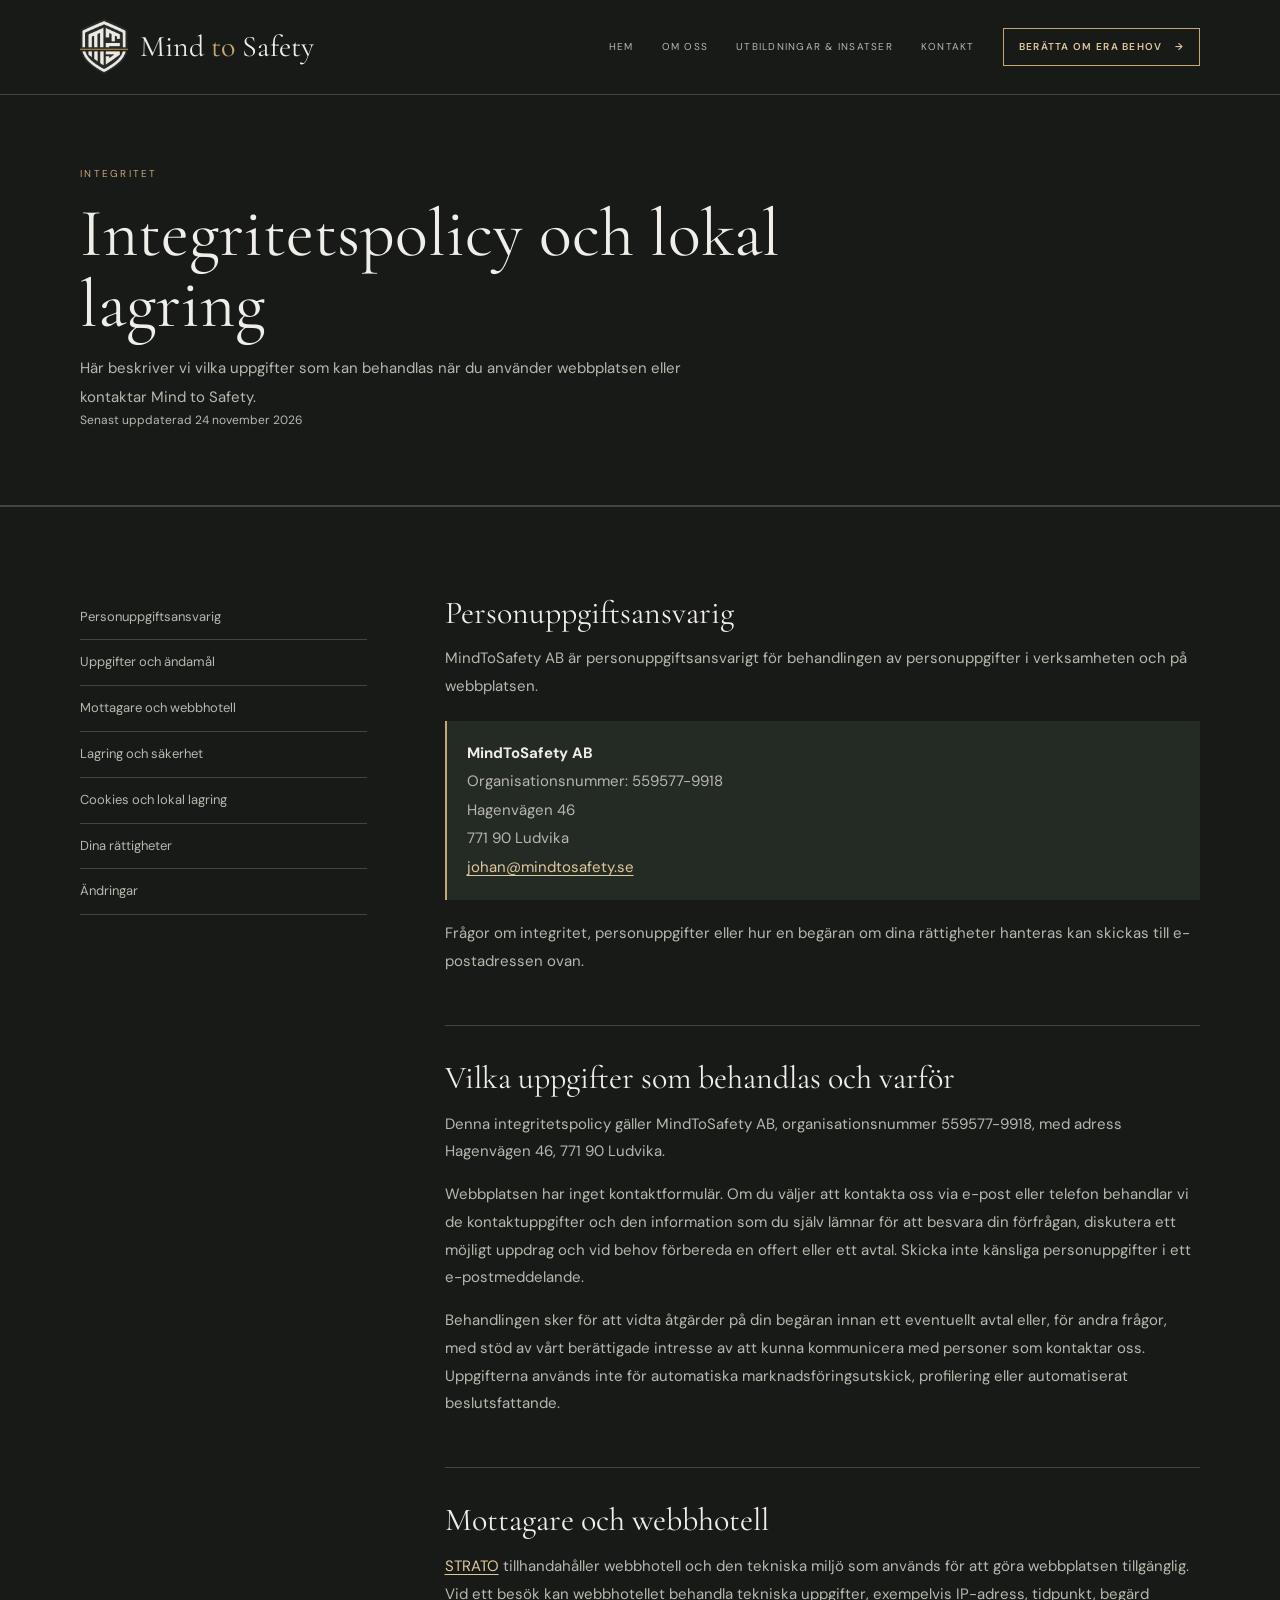
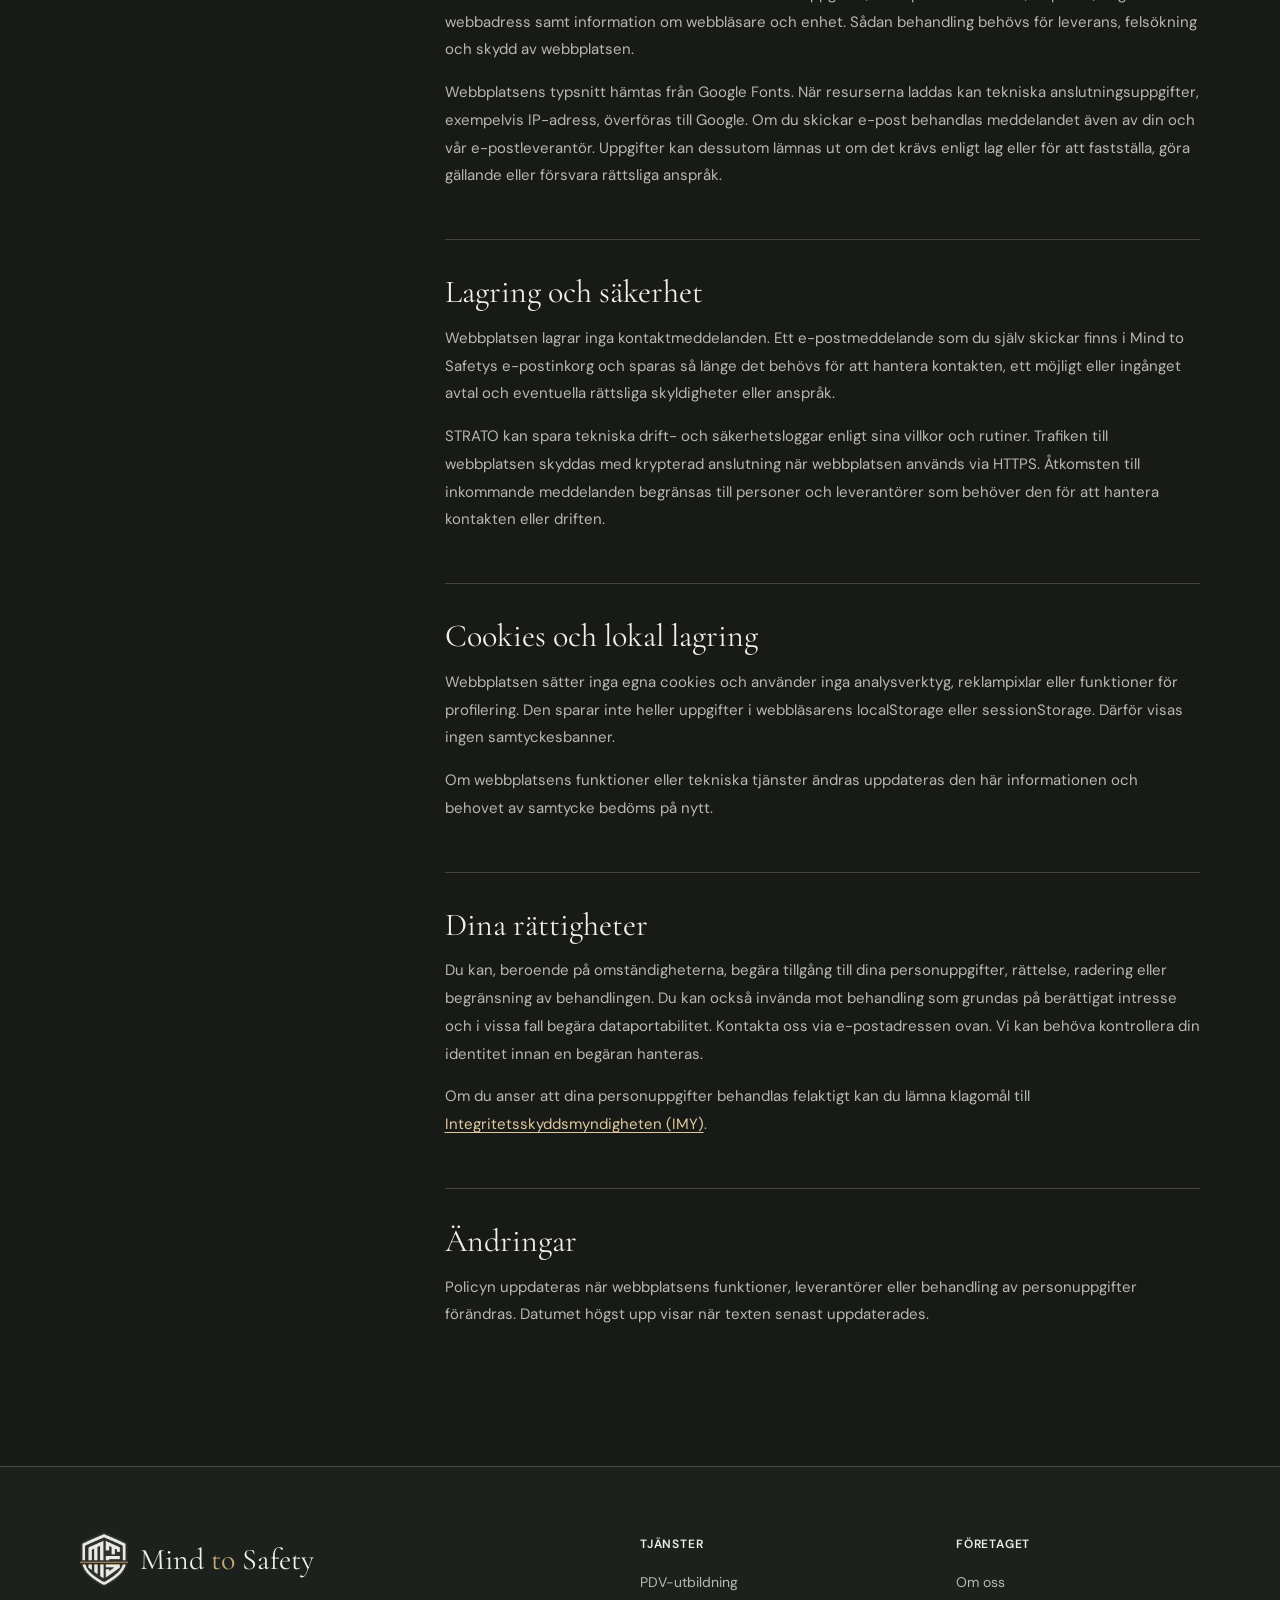
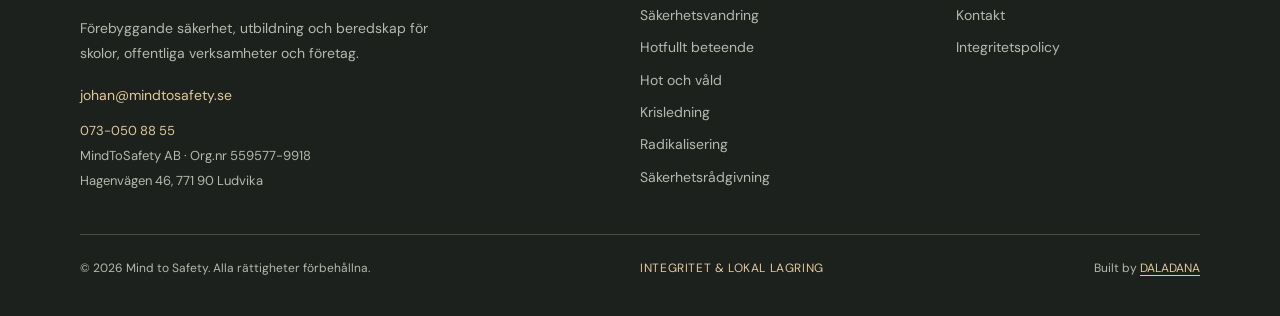
<file: integritet/index.html>
<!doctype html>
<html lang="sv">
  <head>
    <meta charset="utf-8">
    <meta name="viewport" content="width=device-width, initial-scale=1">
    <title>Integritetspolicy och lokal lagring | Mind to Safety</title>
    <meta name="description" content="Så behandlar Mind to Safety dina personuppgifter när du besöker hemsidan eller kontaktar oss. Läs om integritet, cookies och lokal lagring.">
    <meta name="robots" content="index, follow, max-image-preview:large">
    <link rel="canonical" href="https://mindtosafety.se/integritet/">
    <meta property="og:type" content="website">
    <meta property="og:locale" content="sv_SE">
    <meta property="og:site_name" content="Mind to Safety">
    <meta property="og:title" content="Integritetspolicy och lokal lagring | Mind to Safety">
    <meta property="og:description" content="Så behandlar Mind to Safety dina personuppgifter när du besöker hemsidan eller kontaktar oss. Läs om integritet, cookies och lokal lagring.">
    <meta property="og:url" content="https://mindtosafety.se/integritet/">
    <meta property="og:image" content="https://mindtosafety.se/assets/campus.jpg">
    <meta property="og:image:width" content="1920">
    <meta property="og:image:height" content="1024">
    <meta property="og:image:alt" content="Ljus skandinavisk utbildningsmiljö med stora fönster">
    <meta name="twitter:card" content="summary_large_image">
    <meta name="twitter:title" content="Integritetspolicy och lokal lagring | Mind to Safety">
    <meta name="twitter:description" content="Så behandlar Mind to Safety dina personuppgifter när du besöker hemsidan eller kontaktar oss. Läs om integritet, cookies och lokal lagring.">
    <meta name="twitter:image" content="https://mindtosafety.se/assets/campus.jpg">
    <meta name="twitter:image:alt" content="Ljus skandinavisk utbildningsmiljö med stora fönster">
    <meta name="theme-color" content="#171a17">
    <script type="application/ld+json">
      {
        "@context": "https://schema.org",
        "@graph": [
          {
            "@type": "Organization",
            "@id": "https://mindtosafety.se/#organization",
            "name": "Mind to Safety",
            "legalName": "MindToSafety AB",
            "url": "https://mindtosafety.se/",
            "email": "johan@mindtosafety.se",
            "telephone": "+46730508855",
            "description": "Förebyggande säkerhet, utbildning och beredskap för skolor, offentliga verksamheter och företag.",
            "logo": {
              "@type": "ImageObject",
              "url": "https://mindtosafety.se/assets/Logo.jpg",
              "width": 2172,
              "height": 724
            },
            "address": {
              "@type": "PostalAddress",
              "streetAddress": "Hagenvägen 46",
              "postalCode": "771 90",
              "addressLocality": "Ludvika",
              "addressCountry": "SE"
            }
          },
          {
            "@type": "WebSite",
            "@id": "https://mindtosafety.se/#website",
            "url": "https://mindtosafety.se/",
            "name": "Mind to Safety",
            "inLanguage": "sv-SE",
            "publisher": {
              "@id": "https://mindtosafety.se/#organization"
            }
          },
          {
            "@type": "WebPage",
            "@id": "https://mindtosafety.se/integritet/#webpage",
            "url": "https://mindtosafety.se/integritet/",
            "name": "Integritetspolicy och lokal lagring | Mind to Safety",
            "description": "Så behandlar Mind to Safety dina personuppgifter när du besöker hemsidan eller kontaktar oss. Läs om integritet, cookies och lokal lagring.",
            "inLanguage": "sv-SE",
            "isPartOf": {
              "@id": "https://mindtosafety.se/#website"
            },
            "publisher": {
              "@id": "https://mindtosafety.se/#organization"
            },
            "about": {
              "@id": "https://mindtosafety.se/#organization"
            }
          }
        ]
      }
    </script>
    <link rel="icon" href="../assets/favicon.svg" type="image/svg+xml">
    <link rel="preconnect" href="https://fonts.googleapis.com">
    <link rel="preconnect" href="https://fonts.gstatic.com" crossorigin>
    <link href="https://fonts.googleapis.com/css2?family=Cormorant+Garamond:ital,wght@0,400;0,500;0,600;1,400&amp;family=DM+Sans:wght@400;500;600&amp;display=swap" rel="stylesheet">
    <link rel="stylesheet" href="../styles.css">
  </head>
  <body>
    <a class="skip-link" href="#main">Hoppa till huvudinnehåll</a>
    <header class="site-header"><div class="site-width header-inner"><a class="brand brand-with-logo" href="../index.html" aria-label="Mind to Safety, startsida"><span class="brand-emblem" aria-hidden="true"></span><span class="brand-wordmark" aria-hidden="true">Mind <span>to</span> Safety</span></a><div class="site-menu"><button class="menu-toggle" type="button" data-menu-toggle aria-controls="primary-navigation" aria-expanded="true" aria-label="Öppna menyn" hidden><span class="menu-icon" aria-hidden="true"></span></button><nav id="primary-navigation" class="primary-nav" aria-label="Huvudnavigation"><a class="nav-link" href="../index.html">Hem</a><a class="nav-link" href="../om-oss/index.html">Om oss</a><a class="nav-link" href="../tjanster/index.html">Utbildningar &amp; insatser</a><a class="nav-link" href="../kontakt/index.html">Kontakt</a><a class="button button-outline nav-cta" href="../kontakt/index.html">Berätta om era behov <span aria-hidden="true">→</span></a></nav></div></div></header>
    <main id="main">
      <section class="page-top"><div class="site-width reveal"><p class="eyebrow">Integritet</p><h1>Integritetspolicy och lokal lagring</h1><p class="body-copy">Här beskriver vi vilka uppgifter som kan behandlas när du använder webbplatsen eller kontaktar Mind to Safety.</p><p class="footer-note">Senast uppdaterad 24 november 2026</p></div></section>
      <section class="section-band"><div class="site-width legal-layout">
        <nav aria-label="På denna sida"><ul class="legal-nav"><li><a href="#ansvarig">Personuppgiftsansvarig</a></li><li><a href="#uppgifter">Uppgifter och ändamål</a></li><li><a href="#leverantorer">Mottagare och webbhotell</a></li><li><a href="#lagring">Lagring och säkerhet</a></li><li><a href="#cookies">Cookies och lokal lagring</a></li><li><a href="#rattigheter">Dina rättigheter</a></li><li><a href="#andringar">Ändringar</a></li></ul></nav>
        <div class="legal-content">
          <section class="legal-section" id="ansvarig"><h2>Personuppgiftsansvarig</h2><p>MindToSafety AB är personuppgiftsansvarigt för behandlingen av personuppgifter i verksamheten och på webbplatsen.</p><address class="company-details"><strong>MindToSafety AB</strong><span>Organisationsnummer: 559577-9918</span><span>Hagenvägen 46</span><span>771 90 Ludvika</span><a href="mailto:johan@mindtosafety.se">johan@mindtosafety.se</a></address><p>Frågor om integritet, personuppgifter eller hur en begäran om dina rättigheter hanteras kan skickas till e-postadressen ovan.</p></section>
          <section class="legal-section" id="uppgifter"><h2>Vilka uppgifter som behandlas och varför</h2><p>Denna integritetspolicy gäller MindToSafety AB, organisationsnummer 559577-9918, med adress Hagenvägen 46, 771 90 Ludvika.</p><p>Webbplatsen har inget kontaktformulär. Om du väljer att kontakta oss via e-post eller telefon behandlar vi de kontaktuppgifter och den information som du själv lämnar för att besvara din förfrågan, diskutera ett möjligt uppdrag och vid behov förbereda en offert eller ett avtal. Skicka inte känsliga personuppgifter i ett e-postmeddelande.</p><p>Behandlingen sker för att vidta åtgärder på din begäran innan ett eventuellt avtal eller, för andra frågor, med stöd av vårt berättigade intresse av att kunna kommunicera med personer som kontaktar oss. Uppgifterna används inte för automatiska marknadsföringsutskick, profilering eller automatiserat beslutsfattande.</p></section>
          <section class="legal-section" id="leverantorer"><h2>Mottagare och webbhotell</h2><p><a href="https://www.strato.se/webbhotell/" rel="external">STRATO</a> tillhandahåller webbhotell och den tekniska miljö som används för att göra webbplatsen tillgänglig. Vid ett besök kan webbhotellet behandla tekniska uppgifter, exempelvis IP-adress, tidpunkt, begärd webbadress samt information om webbläsare och enhet. Sådan behandling behövs för leverans, felsökning och skydd av webbplatsen.</p><p>Webbplatsens typsnitt hämtas från Google Fonts. När resurserna laddas kan tekniska anslutningsuppgifter, exempelvis IP-adress, överföras till Google. Om du skickar e-post behandlas meddelandet även av din och vår e-postleverantör. Uppgifter kan dessutom lämnas ut om det krävs enligt lag eller för att fastställa, göra gällande eller försvara rättsliga anspråk.</p></section>
          <section class="legal-section" id="lagring"><h2>Lagring och säkerhet</h2><p>Webbplatsen lagrar inga kontaktmeddelanden. Ett e-postmeddelande som du själv skickar finns i Mind to Safetys e-postinkorg och sparas så länge det behövs för att hantera kontakten, ett möjligt eller ingånget avtal och eventuella rättsliga skyldigheter eller anspråk.</p><p>STRATO kan spara tekniska drift- och säkerhetsloggar enligt sina villkor och rutiner. Trafiken till webbplatsen skyddas med krypterad anslutning när webbplatsen används via HTTPS. Åtkomsten till inkommande meddelanden begränsas till personer och leverantörer som behöver den för att hantera kontakten eller driften.</p></section>
          <section class="legal-section" id="cookies"><h2>Cookies och lokal lagring</h2><p>Webbplatsen sätter inga egna cookies och använder inga analysverktyg, reklampixlar eller funktioner för profilering. Den sparar inte heller uppgifter i webbläsarens localStorage eller sessionStorage. Därför visas ingen samtyckesbanner.</p><p>Om webbplatsens funktioner eller tekniska tjänster ändras uppdateras den här informationen och behovet av samtycke bedöms på nytt.</p></section>
          <section class="legal-section" id="rattigheter"><h2>Dina rättigheter</h2><p>Du kan, beroende på omständigheterna, begära tillgång till dina personuppgifter, rättelse, radering eller begränsning av behandlingen. Du kan också invända mot behandling som grundas på berättigat intresse och i vissa fall begära dataportabilitet. Kontakta oss via e-postadressen ovan. Vi kan behöva kontrollera din identitet innan en begäran hanteras.</p><p>Om du anser att dina personuppgifter behandlas felaktigt kan du lämna klagomål till <a href="https://www.imy.se/privatperson/dataskydd/dina-rattigheter/" rel="external">Integritetsskyddsmyndigheten (IMY)</a>.</p></section>
          <section class="legal-section" id="andringar"><h2>Ändringar</h2><p>Policyn uppdateras när webbplatsens funktioner, leverantörer eller behandling av personuppgifter förändras. Datumet högst upp visar när texten senast uppdaterades.</p></section>
        </div>
      </div></section>
    </main>
    <footer class="site-footer"><div class="site-width"><div class="footer-inner"><div class="footer-about"><a class="brand brand-with-logo" href="../index.html" aria-label="Mind to Safety, startsida"><span class="brand-emblem" aria-hidden="true"></span><span class="brand-wordmark" aria-hidden="true">Mind <span>to</span> Safety</span></a><p class="body-copy">Förebyggande säkerhet, utbildning och beredskap för skolor, offentliga verksamheter och företag.</p><a class="footer-email" href="mailto:johan@mindtosafety.se">johan@mindtosafety.se</a><div class="footer-contact"><a href="tel:+46730508855">073-050 88 55</a><span>MindToSafety AB · Org.nr 559577-9918</span><span>Hagenvägen 46, 771 90 Ludvika</span></div></div><div><h2 class="footer-heading">Tjänster</h2><ul class="footer-links"><li><a href="../tjanster/index.html#pdv">PDV-utbildning</a></li><li><a href="../tjanster/index.html#sakerhetsvandring">Säkerhetsvandring</a></li><li><a href="../tjanster/index.html#bemotande">Hotfullt beteende</a></li><li><a href="../tjanster/index.html#hot-och-vald">Hot och våld</a></li><li><a href="../tjanster/index.html#krisledning">Krisledning</a></li><li><a href="../tjanster/index.html#radikalisering">Radikalisering</a></li><li><a href="../tjanster/index.html#nybyggnation">Säkerhetsrådgivning</a></li></ul></div><div><h2 class="footer-heading">Företaget</h2><ul class="footer-links"><li><a href="../om-oss/index.html">Om oss</a></li><li><a href="../kontakt/index.html">Kontakt</a></li><li><a href="./index.html" aria-current="page">Integritetspolicy</a></li></ul></div></div><div class="footer-bottom"><span class="footer-note">© 2026 Mind to Safety. Alla rättigheter förbehållna.</span><a class="footer-legal" href="./index.html" aria-current="page">Integritet &amp; lokal lagring</a><span class="footer-credit">Built by <a href="https://daladana.se/" target="_blank" rel="external noopener" aria-label="DALADANA (öppnas i ny flik)">DALADANA</a></span></div></div></footer>
    <script src="../scripts/site.js" defer></script>
  </body>
</html>
</file>
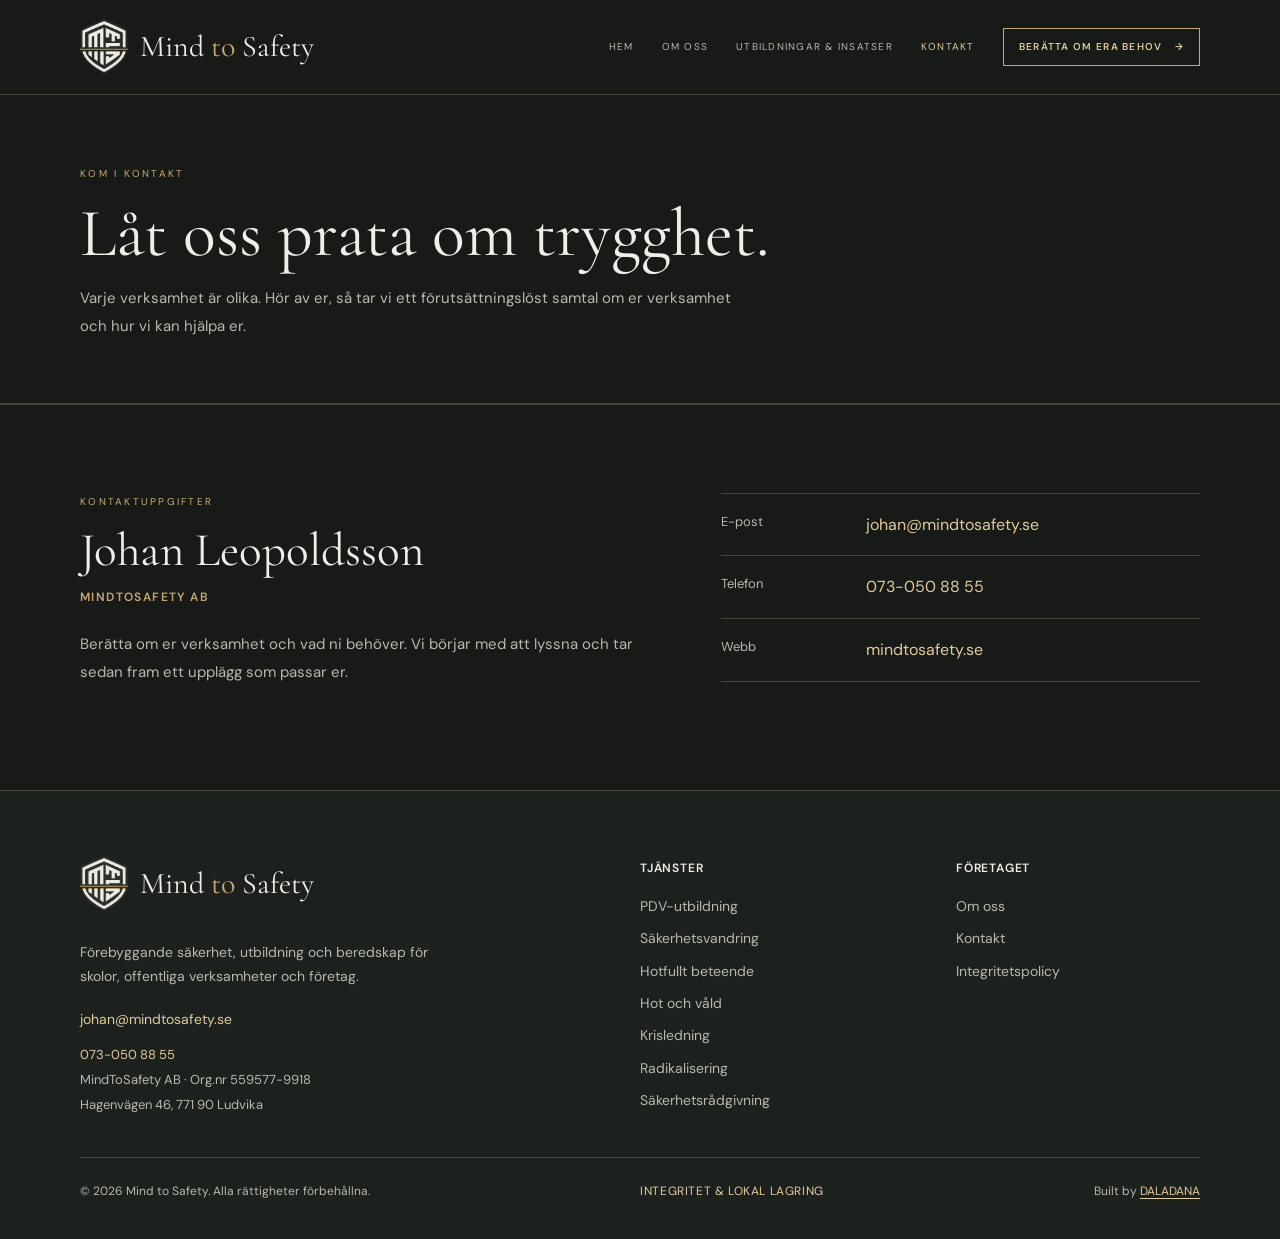
<file: kontakt/index.html>
<!doctype html>
<html lang="sv">
  <head>
    <meta charset="utf-8">
    <meta name="viewport" content="width=device-width, initial-scale=1">
    <title>Kontakta oss om säkerhetsutbildning | Mind to Safety</title>
    <meta name="description" content="Kontakta Johan Leopoldsson på Mind to Safety om PDV-utbildning, hot och våld eller krisledning. Vi börjar med ett förutsättningslöst samtal om era behov.">
    <meta name="robots" content="index, follow, max-image-preview:large">
    <link rel="canonical" href="https://mindtosafety.se/kontakt/">
    <meta property="og:type" content="website">
    <meta property="og:locale" content="sv_SE">
    <meta property="og:site_name" content="Mind to Safety">
    <meta property="og:title" content="Kontakta oss om säkerhetsutbildning | Mind to Safety">
    <meta property="og:description" content="Kontakta Johan Leopoldsson på Mind to Safety om PDV-utbildning, hot och våld eller krisledning. Vi börjar med ett förutsättningslöst samtal om era behov.">
    <meta property="og:url" content="https://mindtosafety.se/kontakt/">
    <meta property="og:image" content="https://mindtosafety.se/assets/campus.jpg">
    <meta property="og:image:width" content="1920">
    <meta property="og:image:height" content="1024">
    <meta property="og:image:alt" content="Ljus skandinavisk utbildningsmiljö med stora fönster">
    <meta name="twitter:card" content="summary_large_image">
    <meta name="twitter:title" content="Kontakta oss om säkerhetsutbildning | Mind to Safety">
    <meta name="twitter:description" content="Kontakta Johan Leopoldsson på Mind to Safety om PDV-utbildning, hot och våld eller krisledning. Vi börjar med ett förutsättningslöst samtal om era behov.">
    <meta name="twitter:image" content="https://mindtosafety.se/assets/campus.jpg">
    <meta name="twitter:image:alt" content="Ljus skandinavisk utbildningsmiljö med stora fönster">
    <meta name="theme-color" content="#171a17">
    <script type="application/ld+json">
      {
        "@context": "https://schema.org",
        "@graph": [
          {
            "@type": "Organization",
            "@id": "https://mindtosafety.se/#organization",
            "name": "Mind to Safety",
            "legalName": "MindToSafety AB",
            "url": "https://mindtosafety.se/",
            "email": "johan@mindtosafety.se",
            "telephone": "+46730508855",
            "description": "Förebyggande säkerhet, utbildning och beredskap för skolor, offentliga verksamheter och företag.",
            "logo": {
              "@type": "ImageObject",
              "url": "https://mindtosafety.se/assets/Logo.jpg",
              "width": 2172,
              "height": 724
            },
            "address": {
              "@type": "PostalAddress",
              "streetAddress": "Hagenvägen 46",
              "postalCode": "771 90",
              "addressLocality": "Ludvika",
              "addressCountry": "SE"
            }
          },
          {
            "@type": "WebSite",
            "@id": "https://mindtosafety.se/#website",
            "url": "https://mindtosafety.se/",
            "name": "Mind to Safety",
            "inLanguage": "sv-SE",
            "publisher": {
              "@id": "https://mindtosafety.se/#organization"
            }
          },
          {
            "@type": "ContactPage",
            "@id": "https://mindtosafety.se/kontakt/#webpage",
            "url": "https://mindtosafety.se/kontakt/",
            "name": "Kontakta oss om säkerhetsutbildning | Mind to Safety",
            "description": "Kontakta Johan Leopoldsson på Mind to Safety om PDV-utbildning, hot och våld eller krisledning. Vi börjar med ett förutsättningslöst samtal om era behov.",
            "inLanguage": "sv-SE",
            "isPartOf": {
              "@id": "https://mindtosafety.se/#website"
            },
            "publisher": {
              "@id": "https://mindtosafety.se/#organization"
            },
            "mainEntity": {
              "@id": "https://mindtosafety.se/#organization"
            }
          }
        ]
      }
    </script>
    <link rel="icon" href="../assets/favicon.svg" type="image/svg+xml">
    <link rel="preconnect" href="https://fonts.googleapis.com">
    <link rel="preconnect" href="https://fonts.gstatic.com" crossorigin>
    <link href="https://fonts.googleapis.com/css2?family=Cormorant+Garamond:ital,wght@0,400;0,500;0,600;1,400&amp;family=DM+Sans:wght@400;500;600&amp;display=swap" rel="stylesheet">
    <link rel="stylesheet" href="../styles.css">
  </head>
  <body>
    <a class="skip-link" href="#main">Hoppa till huvudinnehåll</a>
    <header class="site-header"><div class="site-width header-inner"><a class="brand brand-with-logo" href="../index.html" aria-label="Mind to Safety, startsida"><span class="brand-emblem" aria-hidden="true"></span><span class="brand-wordmark" aria-hidden="true">Mind <span>to</span> Safety</span></a><div class="site-menu"><button class="menu-toggle" type="button" data-menu-toggle aria-controls="primary-navigation" aria-expanded="true" aria-label="Öppna menyn" hidden><span class="menu-icon" aria-hidden="true"></span></button><nav id="primary-navigation" class="primary-nav" aria-label="Huvudnavigation"><a class="nav-link" href="../index.html">Hem</a><a class="nav-link" href="../om-oss/index.html">Om oss</a><a class="nav-link" href="../tjanster/index.html">Utbildningar &amp; insatser</a><a class="nav-link" href="./index.html" aria-current="page">Kontakt</a><a class="button button-outline nav-cta" href="./index.html">Berätta om era behov <span aria-hidden="true">→</span></a></nav></div></div></header>
    <main id="main">
      <section class="page-top"><div class="site-width reveal"><p class="eyebrow">Kom i kontakt</p><h1>Låt oss prata om trygghet.</h1><p class="body-copy">Varje verksamhet är olika. Hör av er, så tar vi ett förutsättningslöst samtal om er verksamhet och hur vi kan hjälpa er.</p></div></section>
      <section class="section-band"><div class="site-width contact-card">
        <div><p class="eyebrow">Kontaktuppgifter</p><h2 class="section-title">Johan Leopoldsson</h2><p class="contact-company">MindToSafety AB</p><p class="body-copy">Berätta om er verksamhet och vad ni behöver. Vi börjar med att lyssna och tar sedan fram ett upplägg som passar er.</p></div>
        <dl class="contact-details"><div><dt>E-post</dt><dd><a href="mailto:johan@mindtosafety.se">johan@mindtosafety.se</a></dd></div><div><dt>Telefon</dt><dd><a href="tel:+46730508855">073-050 88 55</a></dd></div><div><dt>Webb</dt><dd><a href="https://mindtosafety.se/">mindtosafety.se</a></dd></div></dl>
      </div></section>
    </main>
    <footer class="site-footer"><div class="site-width"><div class="footer-inner"><div class="footer-about"><a class="brand brand-with-logo" href="../index.html" aria-label="Mind to Safety, startsida"><span class="brand-emblem" aria-hidden="true"></span><span class="brand-wordmark" aria-hidden="true">Mind <span>to</span> Safety</span></a><p class="body-copy">Förebyggande säkerhet, utbildning och beredskap för skolor, offentliga verksamheter och företag.</p><a class="footer-email" href="mailto:johan@mindtosafety.se">johan@mindtosafety.se</a><div class="footer-contact"><a href="tel:+46730508855">073-050 88 55</a><span>MindToSafety AB · Org.nr 559577-9918</span><span>Hagenvägen 46, 771 90 Ludvika</span></div></div><div><h2 class="footer-heading">Tjänster</h2><ul class="footer-links"><li><a href="../tjanster/index.html#pdv">PDV-utbildning</a></li><li><a href="../tjanster/index.html#sakerhetsvandring">Säkerhetsvandring</a></li><li><a href="../tjanster/index.html#bemotande">Hotfullt beteende</a></li><li><a href="../tjanster/index.html#hot-och-vald">Hot och våld</a></li><li><a href="../tjanster/index.html#krisledning">Krisledning</a></li><li><a href="../tjanster/index.html#radikalisering">Radikalisering</a></li><li><a href="../tjanster/index.html#nybyggnation">Säkerhetsrådgivning</a></li></ul></div><div><h2 class="footer-heading">Företaget</h2><ul class="footer-links"><li><a href="../om-oss/index.html">Om oss</a></li><li><a href="./index.html">Kontakt</a></li><li><a href="../integritet/index.html">Integritetspolicy</a></li></ul></div></div><div class="footer-bottom"><span class="footer-note">© 2026 Mind to Safety. Alla rättigheter förbehållna.</span><a class="footer-legal" href="../integritet/index.html">Integritet &amp; lokal lagring</a><span class="footer-credit">Built by <a href="https://daladana.se/" target="_blank" rel="external noopener" aria-label="DALADANA (öppnas i ny flik)">DALADANA</a></span></div></div></footer>
    <script src="../scripts/site.js" defer></script>
  </body>
</html>
</file>
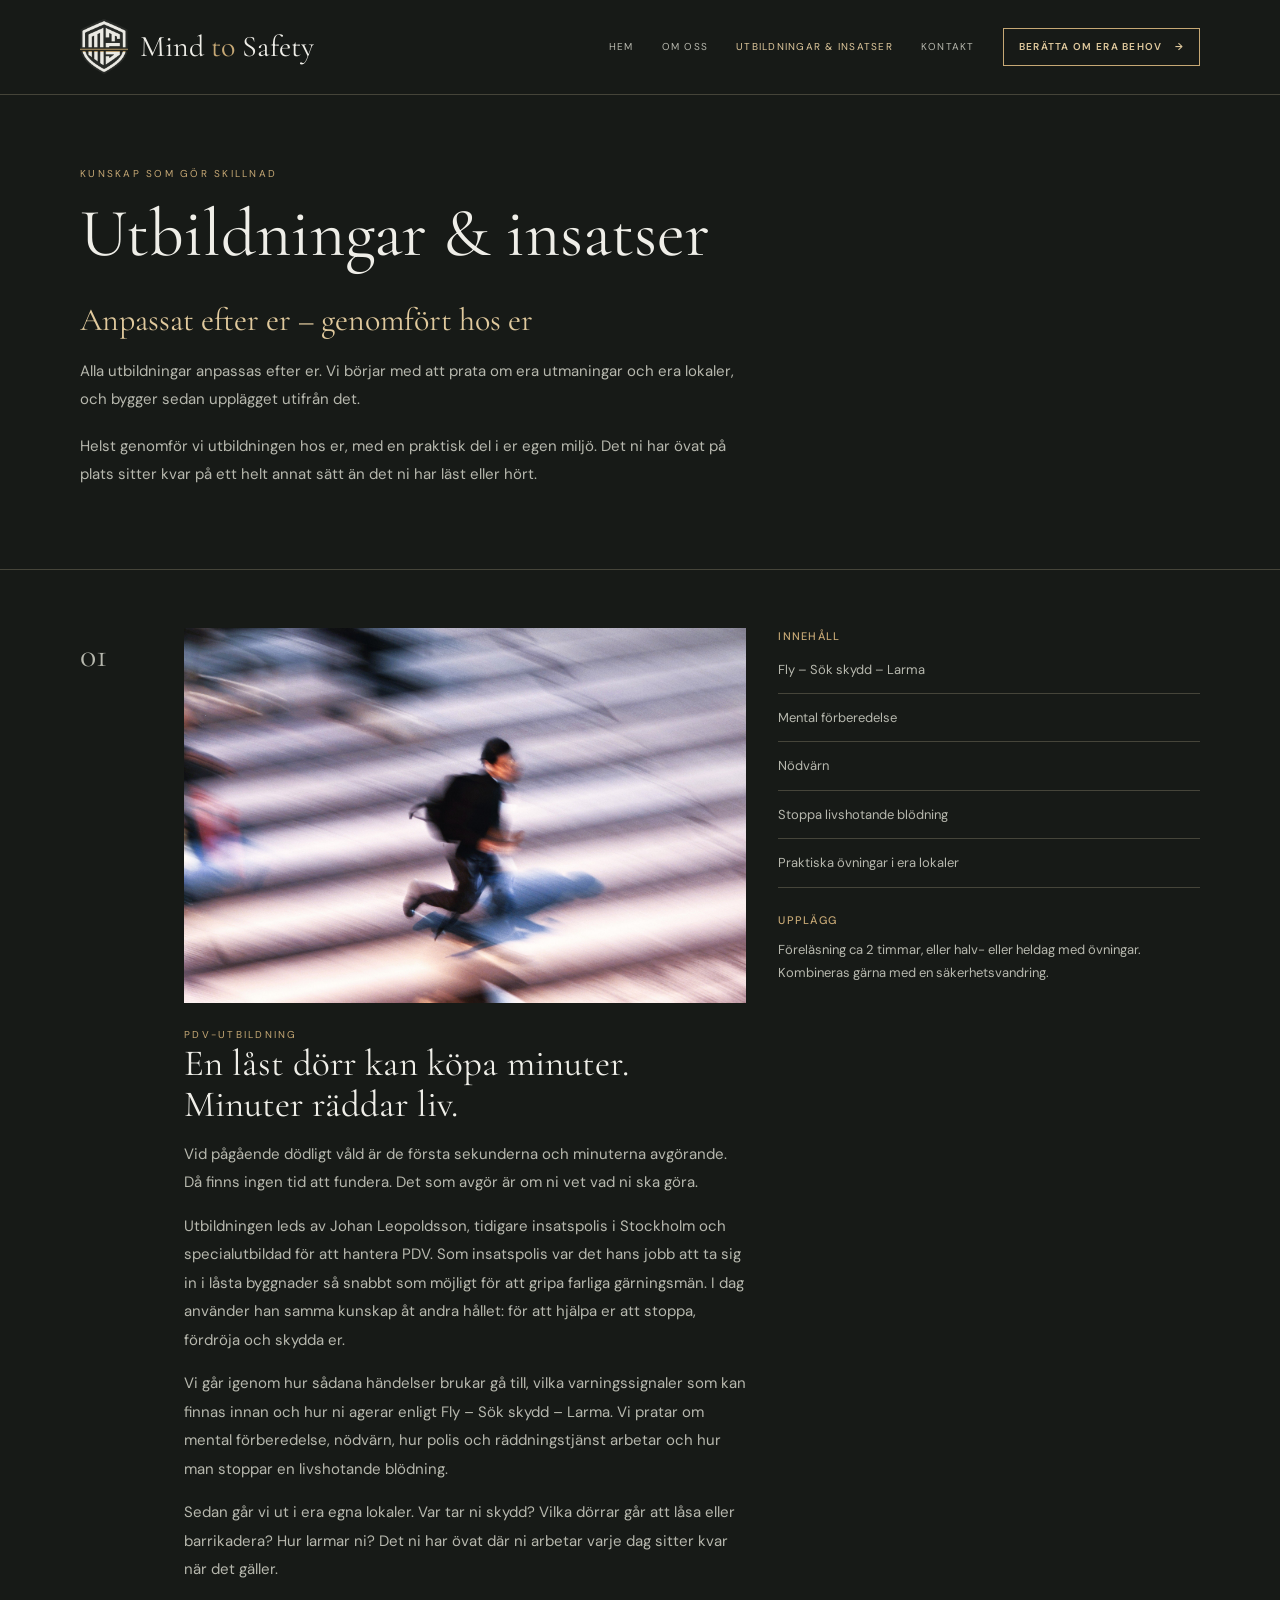
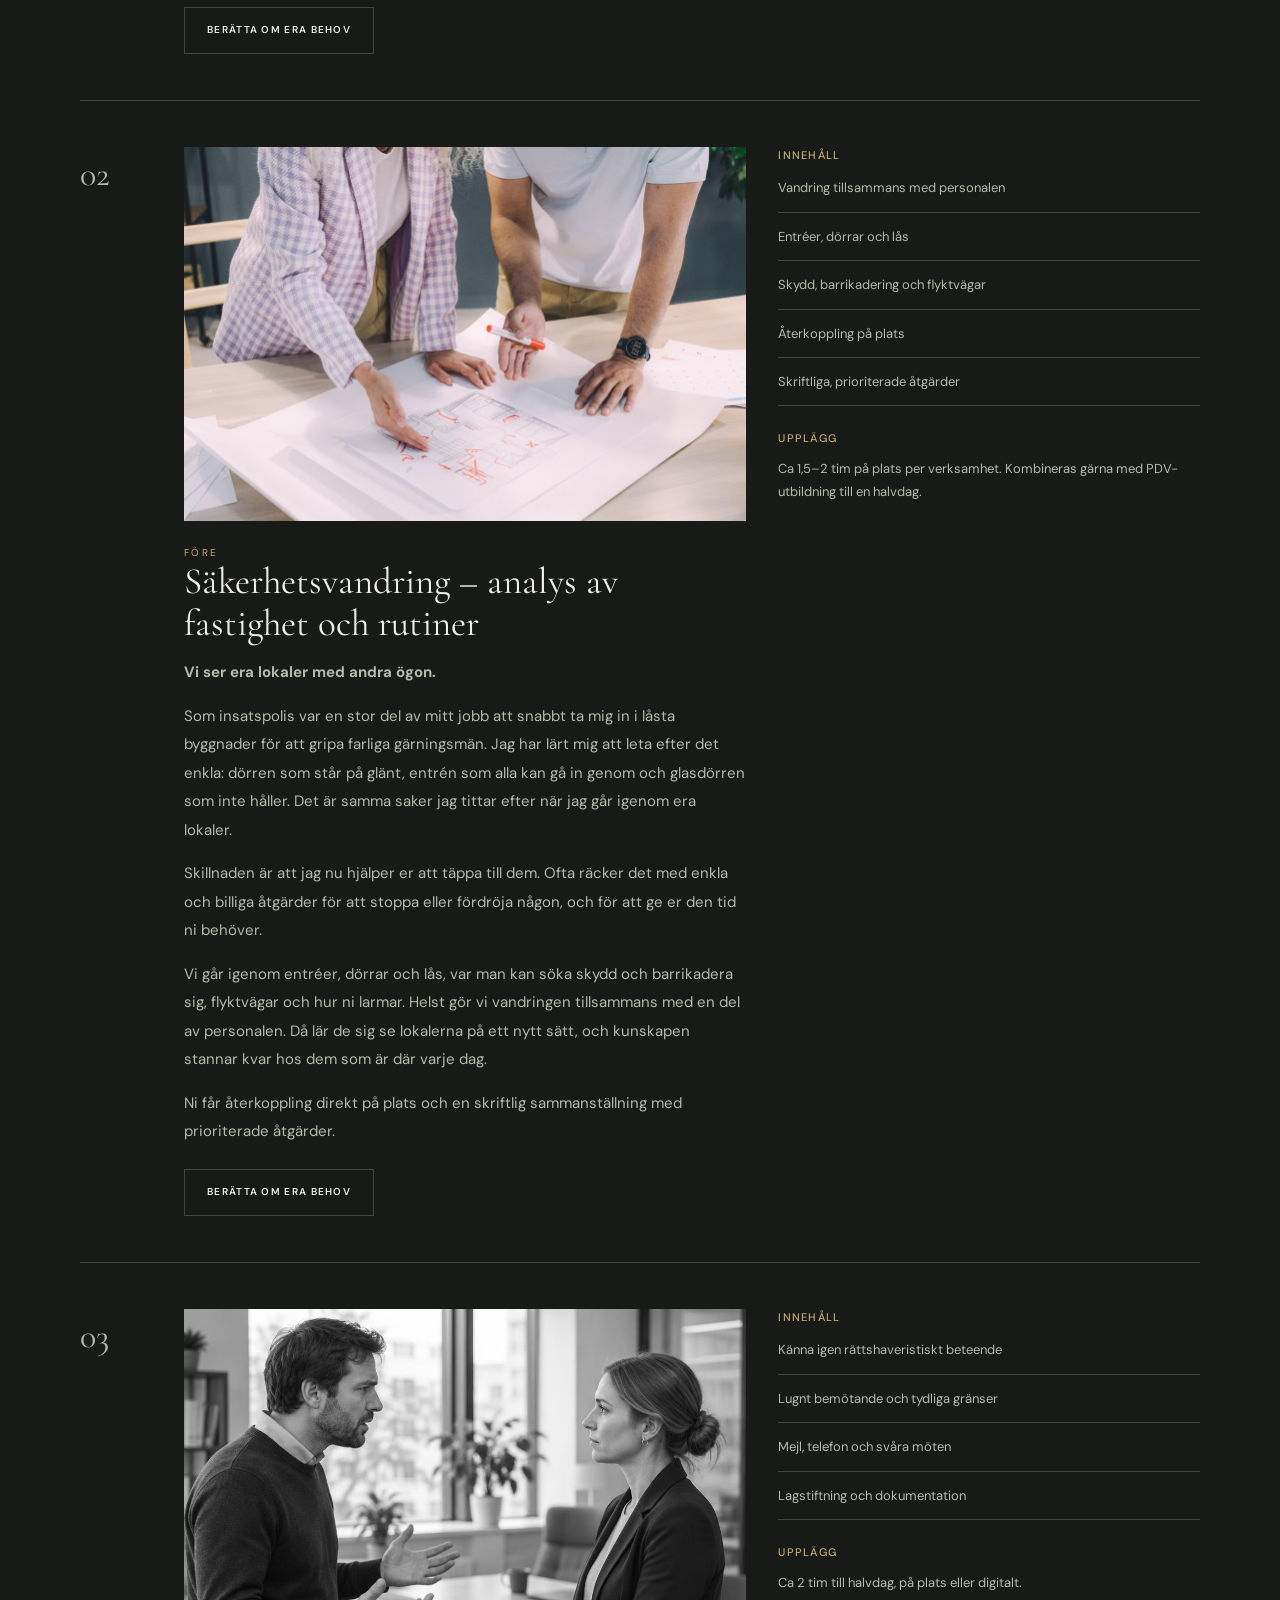
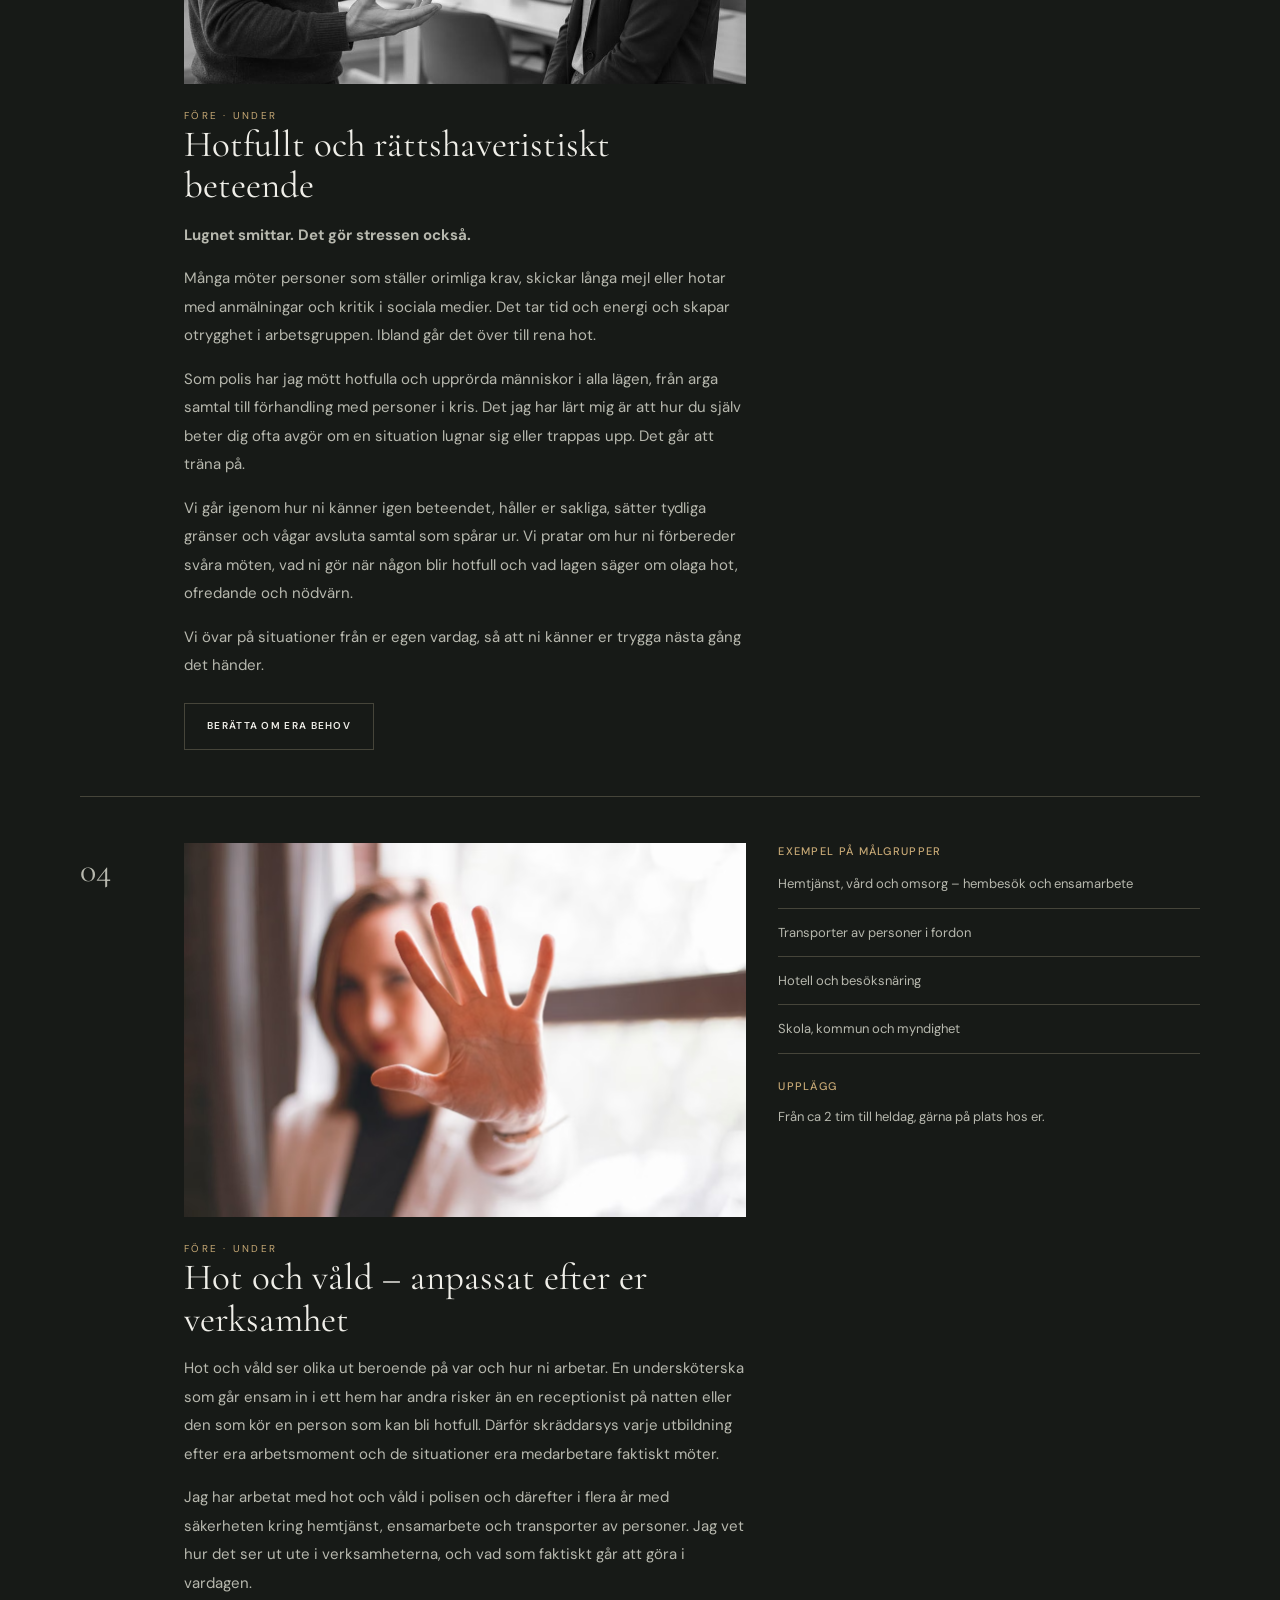
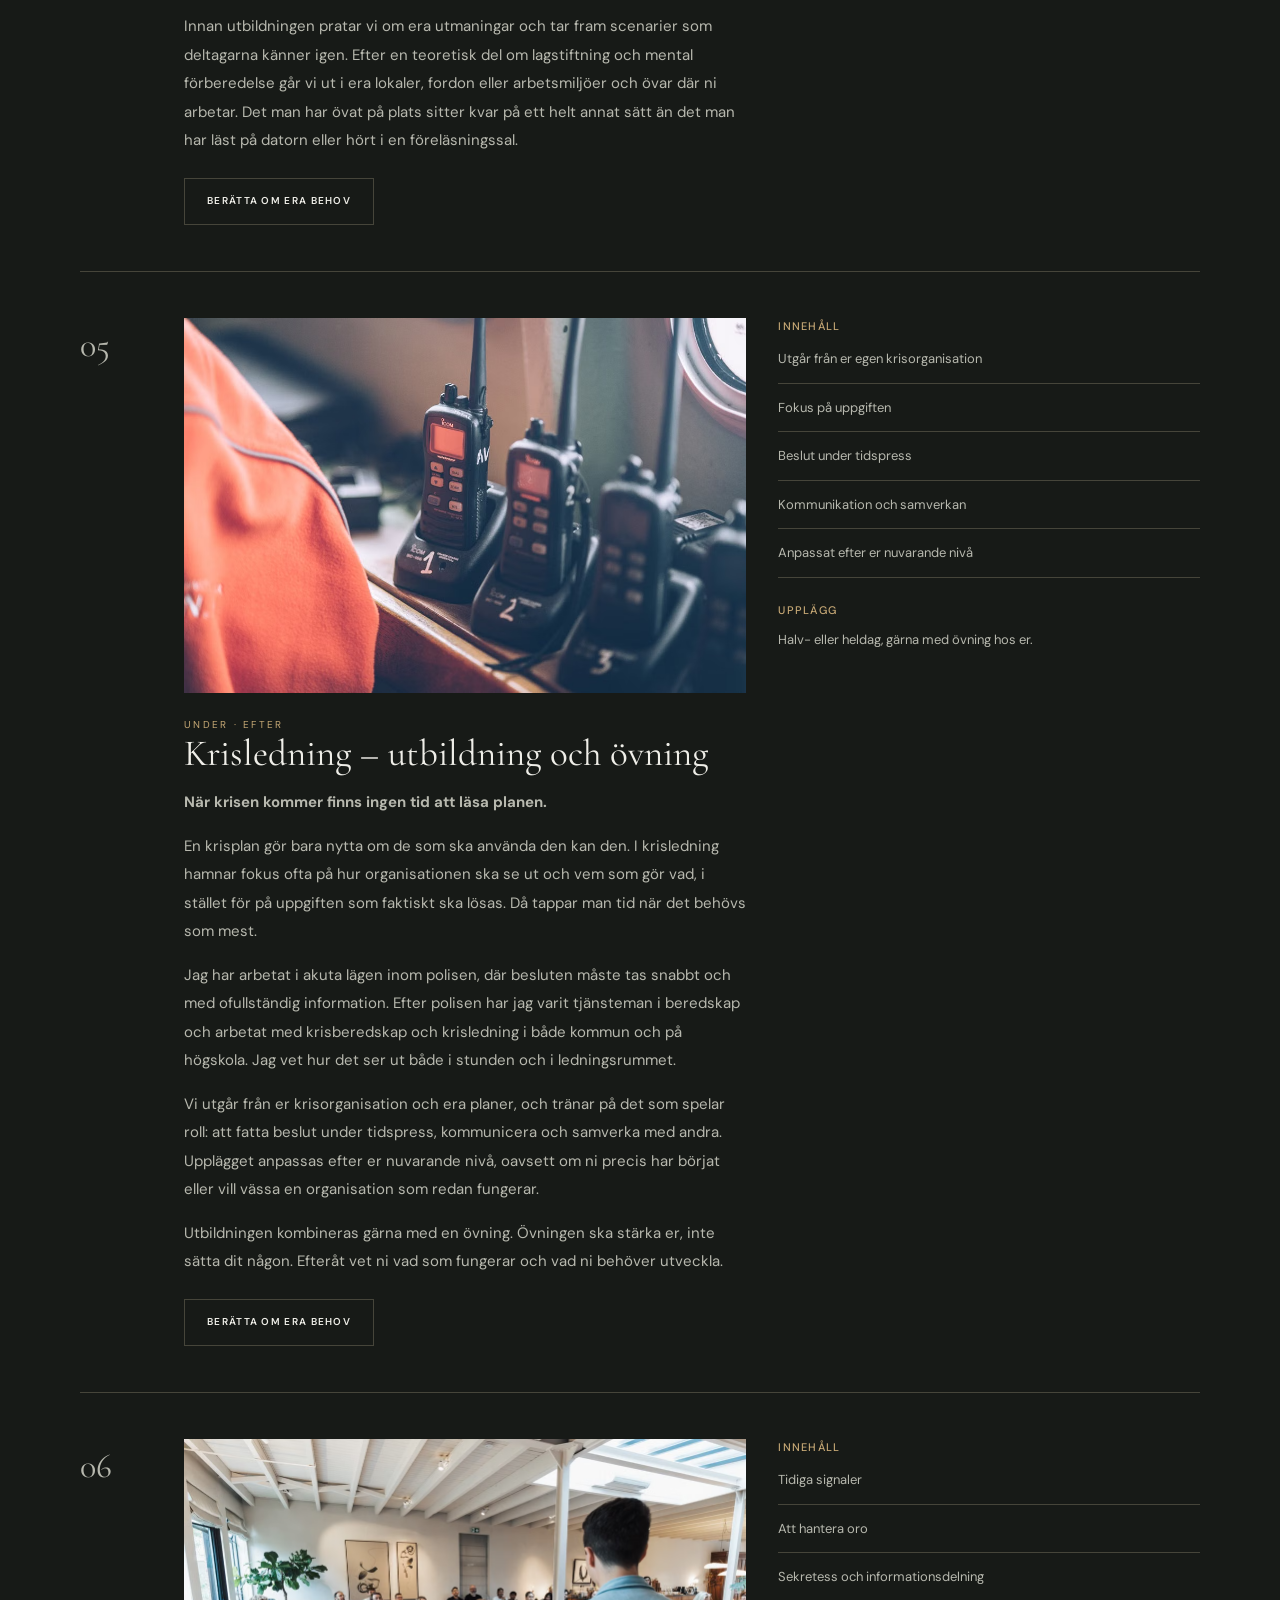
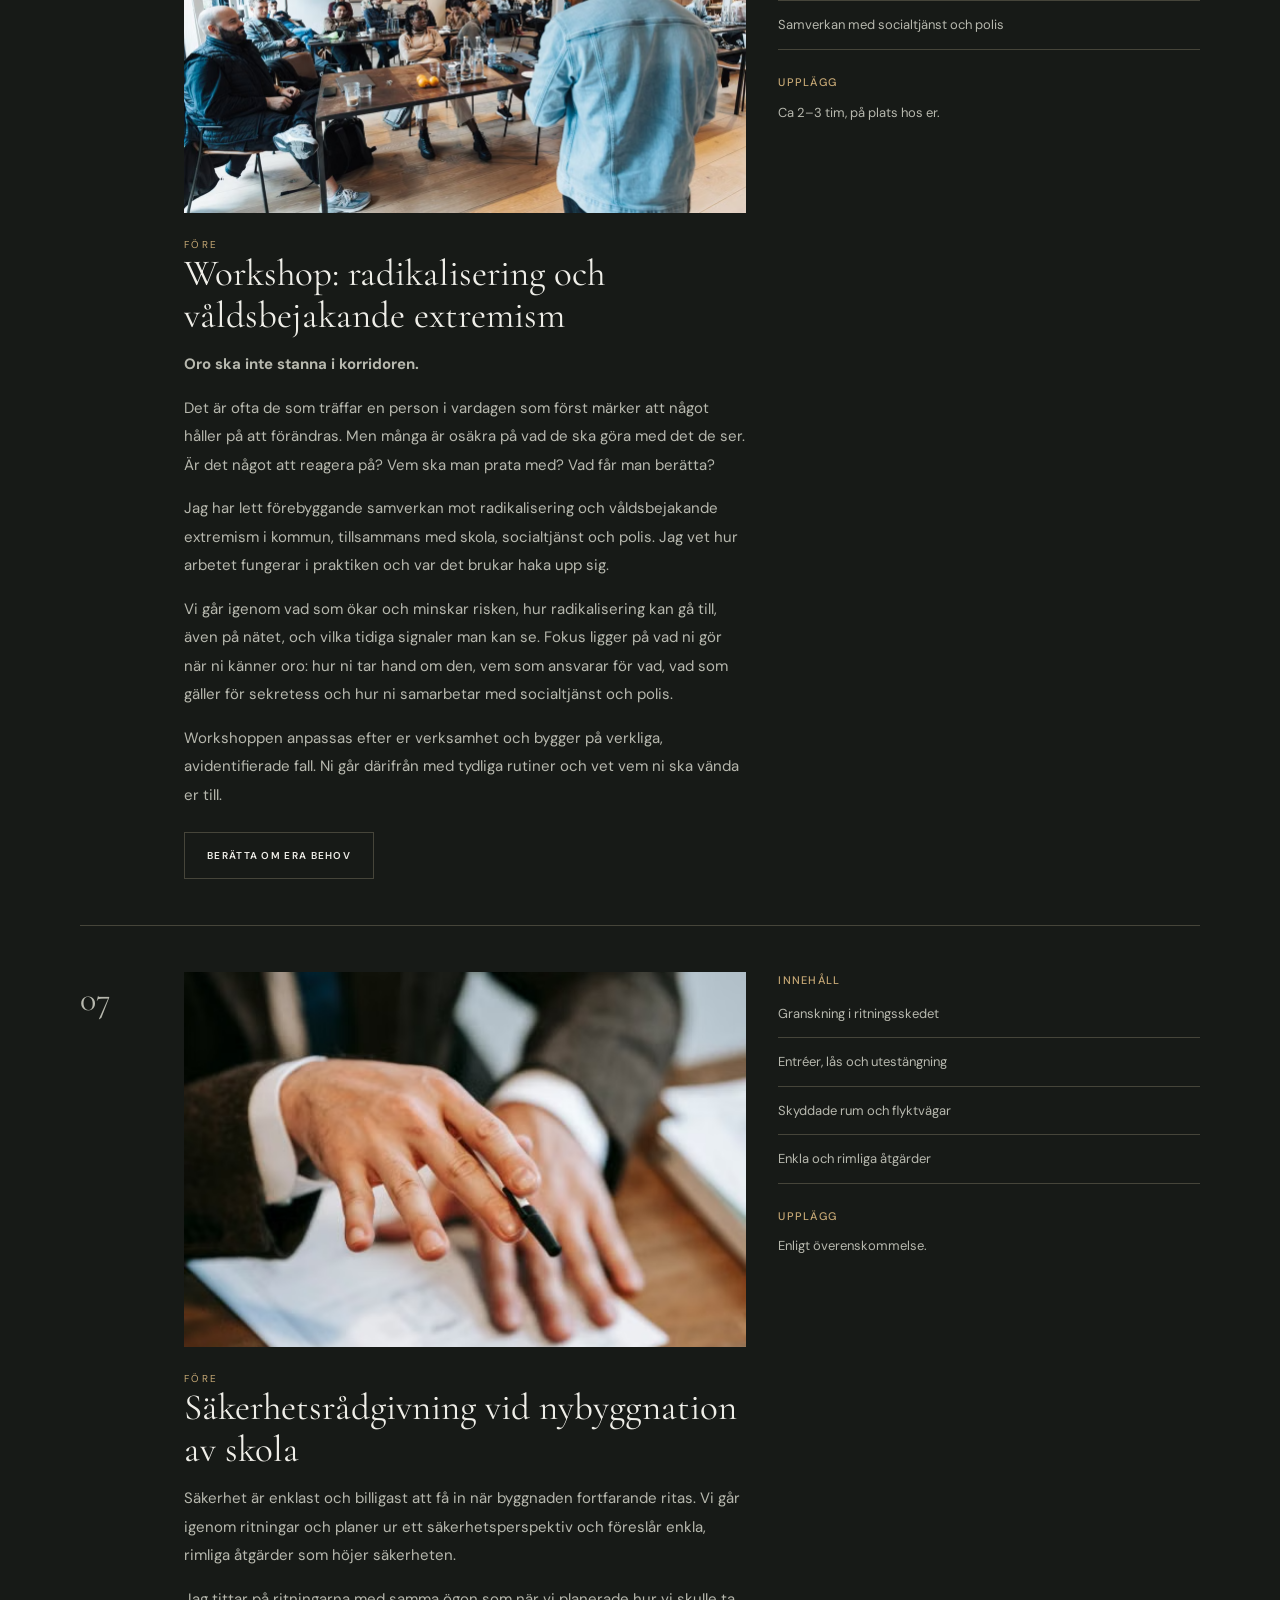
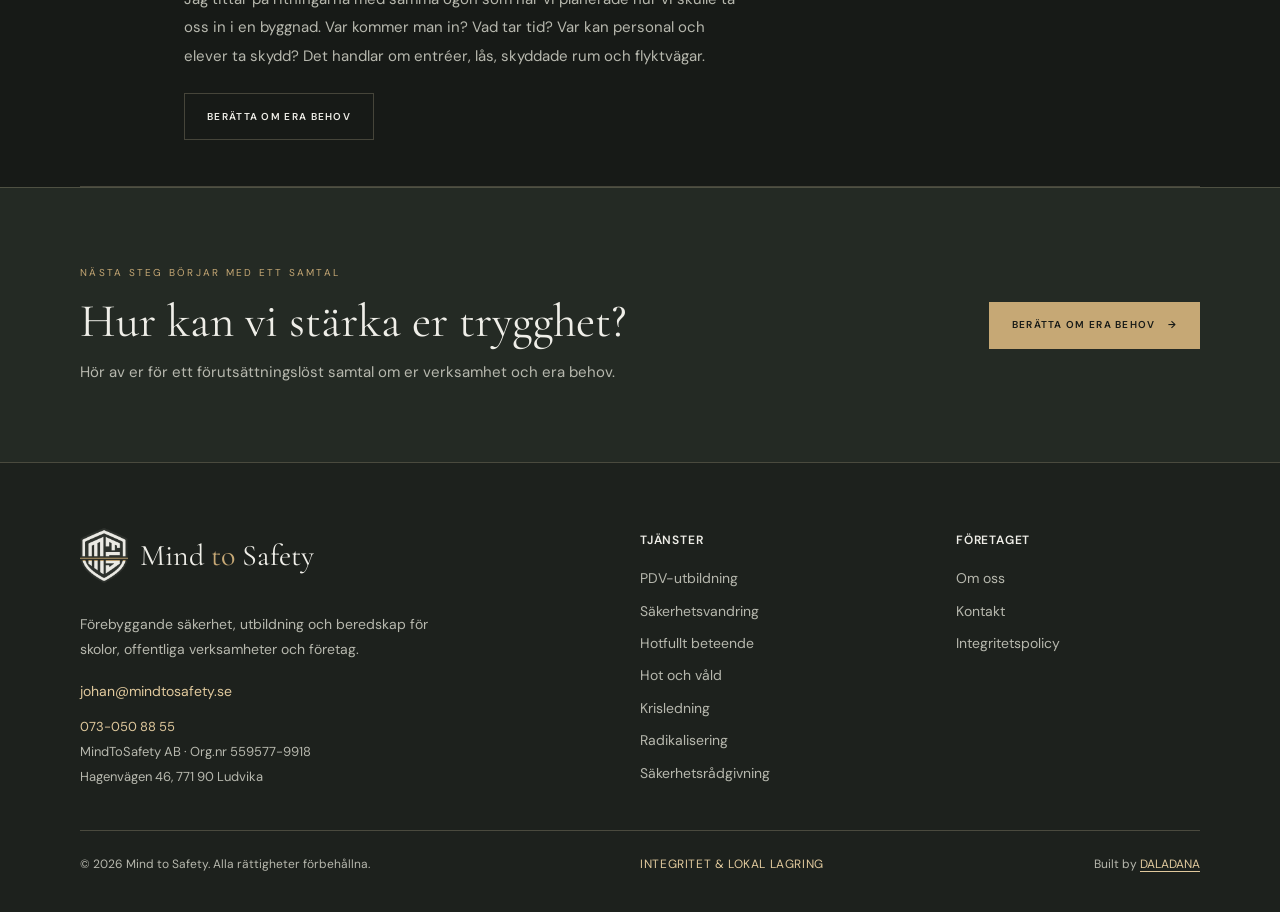
<file: tjanster/index.html>
<!doctype html>
<html lang="sv">
  <head>
    <meta charset="utf-8">
    <meta name="viewport" content="width=device-width, initial-scale=1">
    <title>Säkerhetsutbildningar: PDV, hot och våld | Mind to Safety</title>
    <meta name="description" content="Sju anpassade utbildningar och insatser: PDV, säkerhetsvandring, hot och våld, krisledning, radikalisering och rådgivning för trygga verksamheter.">
    <meta name="robots" content="index, follow, max-image-preview:large">
    <link rel="canonical" href="https://mindtosafety.se/tjanster/">
    <meta property="og:type" content="website">
    <meta property="og:locale" content="sv_SE">
    <meta property="og:site_name" content="Mind to Safety">
    <meta property="og:title" content="Säkerhetsutbildningar: PDV, hot och våld | Mind to Safety">
    <meta property="og:description" content="Sju anpassade utbildningar och insatser: PDV, säkerhetsvandring, hot och våld, krisledning, radikalisering och rådgivning för trygga verksamheter.">
    <meta property="og:url" content="https://mindtosafety.se/tjanster/">
    <meta property="og:image" content="https://mindtosafety.se/assets/campus.jpg">
    <meta property="og:image:width" content="1920">
    <meta property="og:image:height" content="1024">
    <meta property="og:image:alt" content="Ljus skandinavisk utbildningsmiljö med stora fönster">
    <meta name="twitter:card" content="summary_large_image">
    <meta name="twitter:title" content="Säkerhetsutbildningar: PDV, hot och våld | Mind to Safety">
    <meta name="twitter:description" content="Sju anpassade utbildningar och insatser: PDV, säkerhetsvandring, hot och våld, krisledning, radikalisering och rådgivning för trygga verksamheter.">
    <meta name="twitter:image" content="https://mindtosafety.se/assets/campus.jpg">
    <meta name="twitter:image:alt" content="Ljus skandinavisk utbildningsmiljö med stora fönster">
    <meta name="theme-color" content="#171a17">
    <script type="application/ld+json">
      {
        "@context": "https://schema.org",
        "@graph": [
          {
            "@type": "Organization",
            "@id": "https://mindtosafety.se/#organization",
            "name": "Mind to Safety",
            "legalName": "MindToSafety AB",
            "url": "https://mindtosafety.se/",
            "email": "johan@mindtosafety.se",
            "telephone": "+46730508855",
            "description": "Förebyggande säkerhet, utbildning och beredskap för skolor, offentliga verksamheter och företag.",
            "logo": {
              "@type": "ImageObject",
              "url": "https://mindtosafety.se/assets/Logo.jpg",
              "width": 2172,
              "height": 724
            },
            "address": {
              "@type": "PostalAddress",
              "streetAddress": "Hagenvägen 46",
              "postalCode": "771 90",
              "addressLocality": "Ludvika",
              "addressCountry": "SE"
            }
          },
          {
            "@type": "WebSite",
            "@id": "https://mindtosafety.se/#website",
            "url": "https://mindtosafety.se/",
            "name": "Mind to Safety",
            "inLanguage": "sv-SE",
            "publisher": {
              "@id": "https://mindtosafety.se/#organization"
            }
          },
          {
            "@type": "CollectionPage",
            "@id": "https://mindtosafety.se/tjanster/#webpage",
            "url": "https://mindtosafety.se/tjanster/",
            "name": "Säkerhetsutbildningar: PDV, hot och våld | Mind to Safety",
            "description": "Sju anpassade utbildningar och insatser: PDV, säkerhetsvandring, hot och våld, krisledning, radikalisering och rådgivning för trygga verksamheter.",
            "inLanguage": "sv-SE",
            "isPartOf": {
              "@id": "https://mindtosafety.se/#website"
            },
            "publisher": {
              "@id": "https://mindtosafety.se/#organization"
            },
            "mainEntity": {
              "@id": "https://mindtosafety.se/tjanster/#utbildningar"
            }
          },
          {
            "@type": "Service",
            "@id": "https://mindtosafety.se/tjanster/#pdv",
            "url": "https://mindtosafety.se/tjanster/#pdv",
            "name": "PDV-utbildning",
            "provider": {
              "@id": "https://mindtosafety.se/#organization"
            }
          },
          {
            "@type": "Service",
            "@id": "https://mindtosafety.se/tjanster/#sakerhetsvandring",
            "url": "https://mindtosafety.se/tjanster/#sakerhetsvandring",
            "name": "Säkerhetsvandring – analys av fastighet och rutiner",
            "provider": {
              "@id": "https://mindtosafety.se/#organization"
            }
          },
          {
            "@type": "Service",
            "@id": "https://mindtosafety.se/tjanster/#bemotande",
            "url": "https://mindtosafety.se/tjanster/#bemotande",
            "name": "Hotfullt och rättshaveristiskt beteende",
            "provider": {
              "@id": "https://mindtosafety.se/#organization"
            }
          },
          {
            "@type": "Service",
            "@id": "https://mindtosafety.se/tjanster/#hot-och-vald",
            "url": "https://mindtosafety.se/tjanster/#hot-och-vald",
            "name": "Hot och våld – anpassat efter er verksamhet",
            "provider": {
              "@id": "https://mindtosafety.se/#organization"
            }
          },
          {
            "@type": "Service",
            "@id": "https://mindtosafety.se/tjanster/#krisledning",
            "url": "https://mindtosafety.se/tjanster/#krisledning",
            "name": "Krisledning – utbildning och övning",
            "provider": {
              "@id": "https://mindtosafety.se/#organization"
            }
          },
          {
            "@type": "Service",
            "@id": "https://mindtosafety.se/tjanster/#radikalisering",
            "url": "https://mindtosafety.se/tjanster/#radikalisering",
            "name": "Workshop: radikalisering och våldsbejakande extremism",
            "provider": {
              "@id": "https://mindtosafety.se/#organization"
            }
          },
          {
            "@type": "Service",
            "@id": "https://mindtosafety.se/tjanster/#nybyggnation",
            "url": "https://mindtosafety.se/tjanster/#nybyggnation",
            "name": "Säkerhetsrådgivning vid nybyggnation av skola",
            "provider": {
              "@id": "https://mindtosafety.se/#organization"
            }
          },
          {
            "@type": "ItemList",
            "@id": "https://mindtosafety.se/tjanster/#utbildningar",
            "name": "Utbildningar och insatser",
            "numberOfItems": 7,
            "itemListOrder": "https://schema.org/ItemListOrderAscending",
            "itemListElement": [
              {
                "@type": "ListItem",
                "position": 1,
                "item": {
                  "@id": "https://mindtosafety.se/tjanster/#pdv"
                }
              },
              {
                "@type": "ListItem",
                "position": 2,
                "item": {
                  "@id": "https://mindtosafety.se/tjanster/#sakerhetsvandring"
                }
              },
              {
                "@type": "ListItem",
                "position": 3,
                "item": {
                  "@id": "https://mindtosafety.se/tjanster/#bemotande"
                }
              },
              {
                "@type": "ListItem",
                "position": 4,
                "item": {
                  "@id": "https://mindtosafety.se/tjanster/#hot-och-vald"
                }
              },
              {
                "@type": "ListItem",
                "position": 5,
                "item": {
                  "@id": "https://mindtosafety.se/tjanster/#krisledning"
                }
              },
              {
                "@type": "ListItem",
                "position": 6,
                "item": {
                  "@id": "https://mindtosafety.se/tjanster/#radikalisering"
                }
              },
              {
                "@type": "ListItem",
                "position": 7,
                "item": {
                  "@id": "https://mindtosafety.se/tjanster/#nybyggnation"
                }
              }
            ]
          }
        ]
      }
    </script>
    <link rel="icon" href="../assets/favicon.svg" type="image/svg+xml">
    <link rel="preconnect" href="https://fonts.googleapis.com">
    <link rel="preconnect" href="https://fonts.gstatic.com" crossorigin>
    <link href="https://fonts.googleapis.com/css2?family=Cormorant+Garamond:ital,wght@0,400;0,500;0,600;1,400&amp;family=DM+Sans:wght@400;500;600&amp;display=swap" rel="stylesheet">
    <link rel="stylesheet" href="../styles.css">
  </head>
  <body>
    <a class="skip-link" href="#main">Hoppa till huvudinnehåll</a>
      <header class="site-header"><div class="site-width header-inner"><a class="brand brand-with-logo" href="../index.html" aria-label="Mind to Safety, startsida"><span class="brand-emblem" aria-hidden="true"></span><span class="brand-wordmark" aria-hidden="true">Mind <span>to</span> Safety</span></a><div class="site-menu"><button class="menu-toggle" type="button" data-menu-toggle aria-controls="primary-navigation" aria-expanded="true" aria-label="Öppna menyn" hidden><span class="menu-icon" aria-hidden="true"></span></button><nav id="primary-navigation" class="primary-nav" aria-label="Huvudnavigation"><a class="nav-link" href="../index.html">Hem</a><a class="nav-link" href="../om-oss/index.html">Om oss</a><a class="nav-link" href="./index.html" aria-current="page">Utbildningar &amp; insatser</a><a class="nav-link" href="../kontakt/index.html">Kontakt</a><a class="button button-outline nav-cta" href="../kontakt/index.html">Berätta om era behov <span aria-hidden="true">→</span></a></nav></div></div></header>
    <main id="main">
      <section class="page-top"><div class="site-width reveal"><p class="eyebrow">Kunskap som gör skillnad</p><h1>Utbildningar &amp; insatser</h1><h2 class="page-lead">Anpassat efter er – genomfört hos er</h2><div class="body-copy"><p>Alla utbildningar anpassas efter er. Vi börjar med att prata om era utmaningar och era lokaler, och bygger sedan upplägget utifrån det.</p><p>Helst genomför vi utbildningen hos er, med en praktisk del i er egen miljö. Det ni har övat på plats sitter kvar på ett helt annat sätt än det ni har läst eller hört.</p></div></div></section>
      <div class="site-width service-details">
        <section class="service-detail" id="pdv"><span class="service-number">01</span><div><img class="service-image" src="../assets/pdv-training.jpg" alt="Person som springer i en trappa, fotograferad med rörelseoskärpa" width="3867" height="5801" loading="lazy"><p class="eyebrow">PDV-utbildning</p><h2>En låst dörr kan köpa minuter. Minuter räddar liv.</h2><p class="body-copy">Vid pågående dödligt våld är de första sekunderna och minuterna avgörande. Då finns ingen tid att fundera. Det som avgör är om ni vet vad ni ska göra.</p><p class="body-copy">Utbildningen leds av Johan Leopoldsson, tidigare insatspolis i Stockholm och specialutbildad för att hantera PDV. Som insatspolis var det hans jobb att ta sig in i låsta byggnader så snabbt som möjligt för att gripa farliga gärningsmän. I dag använder han samma kunskap åt andra hållet: för att hjälpa er att stoppa, fördröja och skydda er.</p><p class="body-copy">Vi går igenom hur sådana händelser brukar gå till, vilka varningssignaler som kan finnas innan och hur ni agerar enligt Fly – Sök skydd – Larma. Vi pratar om mental förberedelse, nödvärn, hur polis och räddningstjänst arbetar och hur man stoppar en livshotande blödning.</p><p class="body-copy">Sedan går vi ut i era egna lokaler. Var tar ni skydd? Vilka dörrar går att låsa eller barrikadera? Hur larmar ni? Det ni har övat där ni arbetar varje dag sitter kvar när det gäller.</p><a class="button button-outline detail-cta" href="../kontakt/index.html">Berätta om era behov</a></div><div class="service-outline"><h3 class="detail-heading">Innehåll</h3><ul class="detail-list"><li>Fly – Sök skydd – Larma</li><li>Mental förberedelse</li><li>Nödvärn</li><li>Stoppa livshotande blödning</li><li>Praktiska övningar i era lokaler</li></ul><h3 class="detail-heading detail-format-heading">Upplägg</h3><p class="detail-format">Föreläsning ca 2 timmar, eller halv- eller heldag med övningar. Kombineras gärna med en säkerhetsvandring.</p></div></section>
        <section class="service-detail" id="sakerhetsvandring"><span class="service-number">02</span><div><img class="service-image" src="../assets/safety-analysis.jpg" alt="Genomgång av en planritning vid en säkerhetsvandring" width="1125" height="750" loading="lazy"><p class="eyebrow">Före</p><h2>Säkerhetsvandring – analys av fastighet och rutiner</h2><p class="body-copy"><strong>Vi ser era lokaler med andra ögon.</strong></p><p class="body-copy">Som insatspolis var en stor del av mitt jobb att snabbt ta mig in i låsta byggnader för att gripa farliga gärningsmän. Jag har lärt mig att leta efter det enkla: dörren som står på glänt, entrén som alla kan gå in genom och glasdörren som inte håller. Det är samma saker jag tittar efter när jag går igenom era lokaler.</p><p class="body-copy">Skillnaden är att jag nu hjälper er att täppa till dem. Ofta räcker det med enkla och billiga åtgärder för att stoppa eller fördröja någon, och för att ge er den tid ni behöver.</p><p class="body-copy">Vi går igenom entréer, dörrar och lås, var man kan söka skydd och barrikadera sig, flyktvägar och hur ni larmar. Helst gör vi vandringen tillsammans med en del av personalen. Då lär de sig se lokalerna på ett nytt sätt, och kunskapen stannar kvar hos dem som är där varje dag.</p><p class="body-copy">Ni får återkoppling direkt på plats och en skriftlig sammanställning med prioriterade åtgärder.</p><a class="button button-outline detail-cta" href="../kontakt/index.html">Berätta om era behov</a></div><div class="service-outline"><h3 class="detail-heading">Innehåll</h3><ul class="detail-list"><li>Vandring tillsammans med personalen</li><li>Entréer, dörrar och lås</li><li>Skydd, barrikadering och flyktvägar</li><li>Återkoppling på plats</li><li>Skriftliga, prioriterade åtgärder</li></ul><h3 class="detail-heading detail-format-heading">Upplägg</h3><p class="detail-format">Ca 1,5–2 tim på plats per verksamhet. Kombineras gärna med PDV-utbildning till en halvdag.</p></div></section>
        <section class="service-detail" id="bemotande"><span class="service-number">03</span><div><img class="service-image" src="../assets/conflict-management.jpg" alt="Två personer i ett professionellt samtal" width="1024" height="688" loading="lazy"><p class="eyebrow">Före · Under</p><h2>Hotfullt och rättshaveristiskt beteende</h2><p class="body-copy"><strong>Lugnet smittar. Det gör stressen också.</strong></p><p class="body-copy">Många möter personer som ställer orimliga krav, skickar långa mejl eller hotar med anmälningar och kritik i sociala medier. Det tar tid och energi och skapar otrygghet i arbetsgruppen. Ibland går det över till rena hot.</p><p class="body-copy">Som polis har jag mött hotfulla och upprörda människor i alla lägen, från arga samtal till förhandling med personer i kris. Det jag har lärt mig är att hur du själv beter dig ofta avgör om en situation lugnar sig eller trappas upp. Det går att träna på.</p><p class="body-copy">Vi går igenom hur ni känner igen beteendet, håller er sakliga, sätter tydliga gränser och vågar avsluta samtal som spårar ur. Vi pratar om hur ni förbereder svåra möten, vad ni gör när någon blir hotfull och vad lagen säger om olaga hot, ofredande och nödvärn.</p><p class="body-copy">Vi övar på situationer från er egen vardag, så att ni känner er trygga nästa gång det händer.</p><a class="button button-outline detail-cta" href="../kontakt/index.html">Berätta om era behov</a></div><div class="service-outline"><h3 class="detail-heading">Innehåll</h3><ul class="detail-list"><li>Känna igen rättshaveristiskt beteende</li><li>Lugnt bemötande och tydliga gränser</li><li>Mejl, telefon och svåra möten</li><li>Lagstiftning och dokumentation</li></ul><h3 class="detail-heading detail-format-heading">Upplägg</h3><p class="detail-format">Ca 2 tim till halvdag, på plats eller digitalt.</p></div></section>
        <section class="service-detail" id="hot-och-vald"><span class="service-number">04</span><div><img class="service-image" src="../assets/Hot och våld.jpg" alt="Utbildning i hantering av hot och våld" width="1125" height="750" loading="lazy"><p class="eyebrow">Före · Under</p><h2>Hot och våld – anpassat efter er verksamhet</h2><p class="body-copy">Hot och våld ser olika ut beroende på var och hur ni arbetar. En undersköterska som går ensam in i ett hem har andra risker än en receptionist på natten eller den som kör en person som kan bli hotfull. Därför skräddarsys varje utbildning efter era arbetsmoment och de situationer era medarbetare faktiskt möter.</p><p class="body-copy">Jag har arbetat med hot och våld i polisen och därefter i flera år med säkerheten kring hemtjänst, ensamarbete och transporter av personer. Jag vet hur det ser ut ute i verksamheterna, och vad som faktiskt går att göra i vardagen.</p><p class="body-copy">Innan utbildningen pratar vi om era utmaningar och tar fram scenarier som deltagarna känner igen. Efter en teoretisk del om lagstiftning och mental förberedelse går vi ut i era lokaler, fordon eller arbetsmiljöer och övar där ni arbetar. Det man har övat på plats sitter kvar på ett helt annat sätt än det man har läst på datorn eller hört i en föreläsningssal.</p><a class="button button-outline detail-cta" href="../kontakt/index.html">Berätta om era behov</a></div><div class="service-outline"><h3 class="detail-heading">Exempel på målgrupper</h3><ul class="detail-list"><li>Hemtjänst, vård och omsorg – hembesök och ensamarbete</li><li>Transporter av personer i fordon</li><li>Hotell och besöksnäring</li><li>Skola, kommun och myndighet</li></ul><h3 class="detail-heading detail-format-heading">Upplägg</h3><p class="detail-format">Från ca 2 tim till heldag, gärna på plats hos er.</p></div></section>
        <section class="service-detail" id="krisledning"><span class="service-number">05</span><div><img class="service-image" src="../assets/Krisledning – utbildning och övning.jpg" alt="Utbildning och praktisk övning i krisledning" width="1260" height="708" loading="lazy"><p class="eyebrow">Under · Efter</p><h2>Krisledning – utbildning och övning</h2><p class="body-copy"><strong>När krisen kommer finns ingen tid att läsa planen.</strong></p><p class="body-copy">En krisplan gör bara nytta om de som ska använda den kan den. I krisledning hamnar fokus ofta på hur organisationen ska se ut och vem som gör vad, i stället för på uppgiften som faktiskt ska lösas. Då tappar man tid när det behövs som mest.</p><p class="body-copy">Jag har arbetat i akuta lägen inom polisen, där besluten måste tas snabbt och med ofullständig information. Efter polisen har jag varit tjänsteman i beredskap och arbetat med krisberedskap och krisledning i både kommun och på högskola. Jag vet hur det ser ut både i stunden och i ledningsrummet.</p><p class="body-copy">Vi utgår från er krisorganisation och era planer, och tränar på det som spelar roll: att fatta beslut under tidspress, kommunicera och samverka med andra. Upplägget anpassas efter er nuvarande nivå, oavsett om ni precis har börjat eller vill vässa en organisation som redan fungerar.</p><p class="body-copy">Utbildningen kombineras gärna med en övning. Övningen ska stärka er, inte sätta dit någon. Efteråt vet ni vad som fungerar och vad ni behöver utveckla.</p><a class="button button-outline detail-cta" href="../kontakt/index.html">Berätta om era behov</a></div><div class="service-outline"><h3 class="detail-heading">Innehåll</h3><ul class="detail-list"><li>Utgår från er egen krisorganisation</li><li>Fokus på uppgiften</li><li>Beslut under tidspress</li><li>Kommunikation och samverkan</li><li>Anpassat efter er nuvarande nivå</li></ul><h3 class="detail-heading detail-format-heading">Upplägg</h3><p class="detail-format">Halv- eller heldag, gärna med övning hos er.</p></div></section>
        <section class="service-detail" id="radikalisering"><span class="service-number">06</span><div><img class="service-image" src="../assets/Workshop.jpg" alt="Workshop om radikalisering och våldsbejakande extremism" width="1125" height="750" loading="lazy"><p class="eyebrow">Före</p><h2>Workshop: radikalisering och våldsbejakande extremism</h2><p class="body-copy"><strong>Oro ska inte stanna i korridoren.</strong></p><p class="body-copy">Det är ofta de som träffar en person i vardagen som först märker att något håller på att förändras. Men många är osäkra på vad de ska göra med det de ser. Är det något att reagera på? Vem ska man prata med? Vad får man berätta?</p><p class="body-copy">Jag har lett förebyggande samverkan mot radikalisering och våldsbejakande extremism i kommun, tillsammans med skola, socialtjänst och polis. Jag vet hur arbetet fungerar i praktiken och var det brukar haka upp sig.</p><p class="body-copy">Vi går igenom vad som ökar och minskar risken, hur radikalisering kan gå till, även på nätet, och vilka tidiga signaler man kan se. Fokus ligger på vad ni gör när ni känner oro: hur ni tar hand om den, vem som ansvarar för vad, vad som gäller för sekretess och hur ni samarbetar med socialtjänst och polis.</p><p class="body-copy">Workshoppen anpassas efter er verksamhet och bygger på verkliga, avidentifierade fall. Ni går därifrån med tydliga rutiner och vet vem ni ska vända er till.</p><a class="button button-outline detail-cta" href="../kontakt/index.html">Berätta om era behov</a></div><div class="service-outline"><h3 class="detail-heading">Innehåll</h3><ul class="detail-list"><li>Tidiga signaler</li><li>Att hantera oro</li><li>Sekretess och informationsdelning</li><li>Samverkan med socialtjänst och polis</li></ul><h3 class="detail-heading detail-format-heading">Upplägg</h3><p class="detail-format">Ca 2–3 tim, på plats hos er.</p></div></section>
        <section class="service-detail" id="nybyggnation"><span class="service-number">07</span><div><img class="service-image" src="../assets/Säkerhetsrådgivning.jpg" alt="Säkerhetsrådgivning vid planering av en ny skolbyggnad" width="500" height="750" loading="lazy"><p class="eyebrow">Före</p><h2>Säkerhetsrådgivning vid nybyggnation av skola</h2><p class="body-copy">Säkerhet är enklast och billigast att få in när byggnaden fortfarande ritas. Vi går igenom ritningar och planer ur ett säkerhetsperspektiv och föreslår enkla, rimliga åtgärder som höjer säkerheten.</p><p class="body-copy">Jag tittar på ritningarna med samma ögon som när vi planerade hur vi skulle ta oss in i en byggnad. Var kommer man in? Vad tar tid? Var kan personal och elever ta skydd? Det handlar om entréer, lås, skyddade rum och flyktvägar.</p><a class="button button-outline detail-cta" href="../kontakt/index.html">Berätta om era behov</a></div><div class="service-outline"><h3 class="detail-heading">Innehåll</h3><ul class="detail-list"><li>Granskning i ritningsskedet</li><li>Entréer, lås och utestängning</li><li>Skyddade rum och flyktvägar</li><li>Enkla och rimliga åtgärder</li></ul><h3 class="detail-heading detail-format-heading">Upplägg</h3><p class="detail-format">Enligt överenskommelse.</p></div></section>
      </div>
      <section class="contact-band"><div class="site-width contact-inner"><div><p class="eyebrow">Nästa steg börjar med ett samtal</p><h2 class="section-title">Hur kan vi stärka er trygghet?</h2><p class="body-copy">Hör av er för ett förutsättningslöst samtal om er verksamhet och era behov.</p></div><a class="button button-gold" href="../kontakt/index.html">Berätta om era behov <span aria-hidden="true">→</span></a></div></section>
    </main>
    <footer class="site-footer"><div class="site-width"><div class="footer-inner"><div class="footer-about"><a class="brand brand-with-logo" href="../index.html" aria-label="Mind to Safety, startsida"><span class="brand-emblem" aria-hidden="true"></span><span class="brand-wordmark" aria-hidden="true">Mind <span>to</span> Safety</span></a><p class="body-copy">Förebyggande säkerhet, utbildning och beredskap för skolor, offentliga verksamheter och företag.</p><a class="footer-email" href="mailto:johan@mindtosafety.se">johan@mindtosafety.se</a><div class="footer-contact"><a href="tel:+46730508855">073-050 88 55</a><span>MindToSafety AB · Org.nr 559577-9918</span><span>Hagenvägen 46, 771 90 Ludvika</span></div></div><div><h2 class="footer-heading">Tjänster</h2><ul class="footer-links"><li><a href="./index.html#pdv">PDV-utbildning</a></li><li><a href="./index.html#sakerhetsvandring">Säkerhetsvandring</a></li><li><a href="./index.html#bemotande">Hotfullt beteende</a></li><li><a href="./index.html#hot-och-vald">Hot och våld</a></li><li><a href="./index.html#krisledning">Krisledning</a></li><li><a href="./index.html#radikalisering">Radikalisering</a></li><li><a href="./index.html#nybyggnation">Säkerhetsrådgivning</a></li></ul></div><div><h2 class="footer-heading">Företaget</h2><ul class="footer-links"><li><a href="../om-oss/index.html">Om oss</a></li><li><a href="../kontakt/index.html">Kontakt</a></li><li><a href="../integritet/index.html">Integritetspolicy</a></li></ul></div></div><div class="footer-bottom"><span class="footer-note">© 2026 Mind to Safety. Alla rättigheter förbehållna.</span><a class="footer-legal" href="../integritet/index.html">Integritet &amp; lokal lagring</a><span class="footer-credit">Built by <a href="https://daladana.se/" target="_blank" rel="external noopener" aria-label="DALADANA (öppnas i ny flik)">DALADANA</a></span></div></div></footer>
    <script src="../scripts/site.js" defer></script>
  </body>
</html>
</file>
<file: styles.css>
:root {
  color-scheme: dark;
  --ink: #171a17;
  --surface: #1d211d;
  --surface-raised: #242a24;
  --text: #efeee8;
  --muted: #b7b8ae;
  --gold: #c6a875;
  --gold-light: #e0c99d;
  --sage: #82917a;
  --line: rgb(196 184 152 / 27%);
  --font-sans: "DM Sans", "Segoe UI", sans-serif;
  --font-display: "Cormorant Garamond", Georgia, serif;
  font-family: var(--font-sans);
  font-size: 15px;
  background: var(--ink);
  color: var(--text);
  font-synthesis: none;
  text-rendering: optimizeLegibility;
  -webkit-font-smoothing: antialiased;
}
*, *::before, *::after { box-sizing: border-box; }
html { scroll-behavior: smooth; }
body { margin: 0; min-width: 320px; background: var(--ink); line-height: 1.6; }
img { display: block; max-width: 100%; }
a { color: inherit; text-decoration: none; }
button, input, textarea { font: inherit; }
button, a, summary { -webkit-tap-highlight-color: transparent; }
::selection { color: var(--ink); background: var(--gold-light); }
:focus-visible { outline: 2px solid var(--gold-light); outline-offset: 4px; }
.site-width { width: min(1120px, calc(100% - 80px)); margin-inline: auto; }
.visually-hidden { position: absolute; width: 1px; height: 1px; padding: 0; margin: -1px; overflow: hidden; clip: rect(0, 0, 0, 0); white-space: nowrap; border: 0; }
.skip-link { position: fixed; z-index: 100; top: 10px; left: 10px; padding: 12px 16px; color: var(--ink); background: var(--gold-light); transform: translateY(-160%); }
.skip-link:focus { transform: translateY(0); }
.site-header { position: absolute; z-index: 10; inset: 0 0 auto; min-height: 94px; border-bottom: 1px solid var(--line); }
.header-inner { display: flex; min-height: 94px; align-items: center; justify-content: space-between; gap: 28px; }
.brand { display: inline-flex; flex: 0 0 auto; align-items: center; gap: 12px; line-height: 1.05; }
/* Isolate the original shield and tint it with the site's shared color tokens. */
.brand-emblem { display: block; flex: 0 0 48px; width: 48px; height: 58px; background: linear-gradient(to bottom, var(--text) 0 52%, var(--gold) 52% 58%, var(--text) 58% 100%); mask-image: url("./assets/Logo.jpg"); mask-mode: luminance; mask-repeat: no-repeat; mask-size: 174px 58px; mask-position: -20px center; }
.brand-wordmark { color: var(--text); font-family: var(--font-display); font-size: 30px; font-weight: 400; white-space: nowrap; }
.brand-wordmark span { color: var(--gold); }
.site-menu { position: relative; }
.menu-toggle { display: none; }
.menu-toggle[hidden], .primary-nav[hidden] { display: none; }
.primary-nav { display: flex; align-items: center; gap: 28px; }
.nav-link { padding-block: 12px; color: var(--muted); font-size: 10px; letter-spacing: 1.25px; text-transform: uppercase; transition: color 180ms ease; }
.nav-link:hover, .nav-link[aria-current="page"] { color: var(--gold-light); }
.button { display: inline-flex; min-height: 47px; align-items: center; justify-content: center; gap: 12px; padding: 12px 22px; border: 1px solid transparent; font-size: 10px; font-weight: 600; letter-spacing: 1.3px; line-height: 1.4; text-align: center; text-transform: uppercase; transition: background-color 180ms ease, color 180ms ease, border-color 180ms ease; }
.button-gold { color: var(--ink); border-color: var(--gold); background: var(--gold); }
.button-gold:hover { border-color: var(--gold-light); background: var(--gold-light); }
.button-outline { color: var(--text); border-color: var(--line); background: transparent; }
.button-outline:hover { color: var(--gold-light); border-color: var(--gold); background: rgb(255 255 255 / 3%); }
.nav-cta { min-height: 38px; padding: 8px 15px; color: var(--gold-light); border-color: var(--gold); }
.home-hero { position: relative; display: flex; min-height: 740px; align-items: center; overflow: hidden; padding: 150px 0 82px; isolation: isolate; }
.hero-photo, .hero-shade { position: absolute; z-index: -1; inset: 0; width: 100%; height: 100%; }
.hero-photo { object-fit: cover; object-position: center; }
.hero-shade { background: linear-gradient(90deg, rgb(19 22 19 / 97%) 0%, rgb(19 22 19 / 87%) 39%, rgb(19 22 19 / 42%) 75%, rgb(19 22 19 / 38%) 100%), linear-gradient(0deg, var(--ink), transparent 36%); }
.hero-content { max-width: 1120px; }
.eyebrow { margin: 0; color: var(--gold); font-size: 10px; letter-spacing: 2.25px; line-height: 1.7; text-transform: uppercase; }
h1, h2, h3, p, blockquote { margin-top: 0; }
h1, h2, h3 { font-family: var(--font-display); font-weight: 400; }
.hero-title { max-width: 720px; margin: 26px 0 0; font-size: 82px; line-height: .98; }
.hero-title em { color: var(--gold-light); font-weight: 400; }
.gold-rule { width: 92px; height: 1px; margin: 29px 0; background: var(--gold); }
.hero-description { max-width: 500px; margin-bottom: 0; color: var(--muted); font-size: 15px; line-height: 1.9; }
.hero-description p { margin-bottom: 12px; }
.hero-description p:last-child { margin-bottom: 0; }
.hero-actions { display: flex; flex-wrap: wrap; gap: 13px; margin-top: 30px; }
.hero-audiences { display: flex; flex-wrap: wrap; gap: 0; margin: 39px 0 0; padding: 0; color: var(--muted); font-size: 10px; letter-spacing: .35px; list-style: none; }
.hero-audiences li + li::before { margin-inline: 13px; color: var(--gold); content: "·"; }
.section-band { padding: 88px 0; border-top: 1px solid var(--line); }
.section-soft { background: var(--surface); }
.intro-grid { display: grid; grid-template-columns: 1fr 1fr; align-items: start; gap: 80px; }
.section-title { margin: 14px 0 22px; font-size: 47px; line-height: 1.12; }
.body-copy { color: var(--muted); font-size: 15px; line-height: 1.9; }
.body-copy p { margin-bottom: 18px; }
.text-link { display: inline-flex; min-height: 34px; align-items: center; gap: 13px; color: var(--gold); font-size: 10px; letter-spacing: 1.25px; line-height: 1.55; text-transform: uppercase; transition: color 180ms ease; }
.text-link:hover { color: var(--gold-light); }
.section-heading { display: flex; align-items: end; justify-content: space-between; gap: 24px; margin-bottom: 36px; }
.section-heading .section-title { margin-bottom: 0; }
.section-intro { max-width: 680px; margin-top: 20px; }
.statement-line { margin-top: 26px; padding-top: 20px; border-top: 1px solid var(--line); color: var(--gold-light); }
.services-grid { display: grid; grid-template-columns: repeat(3, minmax(0, 1fr)); gap: 34px; }
.additional-services { margin-top: 36px; padding-top: 26px; border-top: 1px solid var(--line); }
.additional-services ul { display: grid; gap: 8px; margin: 12px 0 0; padding: 0; list-style: none; }
.service-item { min-width: 0; padding-top: 24px; border-top: 1px solid var(--line); }
.service-image { width: 100%; aspect-ratio: 3 / 2; height: auto; margin-bottom: 22px; object-fit: cover; }
.service-top { display: flex; align-items: center; justify-content: space-between; color: var(--gold); }
.service-symbol { font-size: 10px; letter-spacing: 1.4px; }
.service-number { color: var(--muted); font-family: var(--font-display); font-size: 27px; }
.service-item h3 { min-height: 62px; margin: 15px 0 12px; font-size: 28px; line-height: 1.12; }
.service-item p { min-height: 105px; margin-bottom: 14px; color: var(--muted); font-size: 13px; line-height: 1.8; }
.about-grid { display: grid; grid-template-columns: .8fr 1.2fr; align-items: center; gap: 82px; }
.profile-panel { display: flex; min-height: 340px; flex-direction: column; align-items: flex-start; justify-content: center; padding: 38px; border: 1px solid var(--line); background: linear-gradient(145deg, rgb(130 145 122 / 11%), transparent 68%), var(--ink); }
.profile-portrait { width: min(100%, 300px); aspect-ratio: 1; margin: 18px 0 8px; object-fit: cover; object-position: center; }
.profile-panel p { margin: 8px 0 2px; font-family: var(--font-display); font-size: 30px; }
.profile-caption { color: var(--muted); font-size: 10px; letter-spacing: 1.2px; text-transform: uppercase; }
.quote { max-width: 880px; margin: 52px auto 0; padding-top: 39px; border-top: 1px solid var(--line); font-family: var(--font-display); font-size: 32px; line-height: 1.38; text-align: center; }
.quote cite { display: block; margin-top: 20px; color: var(--gold); font-family: var(--font-sans); font-size: 9px; font-style: normal; letter-spacing: 2px; text-transform: uppercase; }
.contact-band { padding: 76px 0; border-top: 1px solid var(--line); background: var(--surface-raised); }
.contact-inner { display: flex; align-items: center; justify-content: space-between; gap: 42px; }
.contact-inner .section-title { margin-bottom: 10px; }
.contact-inner .body-copy { margin-bottom: 0; }
.site-footer { padding: 64px 0 38px; border-top: 1px solid var(--line); background: var(--surface); }
.footer-inner { display: grid; grid-template-columns: minmax(260px, 1.5fr) minmax(180px, .75fr) minmax(180px, .75fr); align-items: start; gap: 72px; }
.footer-about { max-width: 390px; }
.footer-about .body-copy { margin: 20px 0 18px; font-size: 14px; line-height: 1.75; }
.footer-email { display: inline-block; color: var(--gold-light); font-size: 14px; overflow-wrap: anywhere; }
.footer-contact { display: grid; gap: 5px; margin-top: 14px; color: var(--muted); font-size: 13px; line-height: 1.55; }
.footer-contact a { color: var(--gold-light); }
.footer-heading { margin: 4px 0 17px; color: var(--text); font-family: var(--font-sans); font-size: 12px; font-weight: 600; letter-spacing: .8px; text-transform: uppercase; }
.footer-links { display: grid; gap: 10px; margin: 0; padding: 0; color: var(--muted); font-size: 14px; list-style: none; }
.footer-links a { transition: color 180ms ease; }
.footer-links a:hover { color: var(--gold-light); }
.footer-bottom { display: flex; flex-wrap: wrap; align-items: center; justify-content: space-between; gap: 14px 24px; margin-top: 42px; padding-top: 24px; border-top: 1px solid var(--line); }
.footer-note { color: var(--muted); font-size: 12px; }
.footer-legal { color: var(--gold-light); font-size: 12px; letter-spacing: .6px; text-transform: uppercase; }
.footer-credit { color: var(--muted); font-size: 12px; white-space: nowrap; }
.footer-credit a { color: var(--gold-light); text-decoration: underline; text-underline-offset: 3px; }
.footer-credit a:hover { color: var(--text); }
.page-top { padding: 165px 0 62px; border-bottom: 1px solid var(--line); }
.page-top h1 { max-width: 850px; margin: 17px 0 14px; font-size: 68px; line-height: 1.04; }
.page-top .body-copy { max-width: 660px; margin-bottom: 0; }
.page-lead { max-width: 660px; margin: 24px 0 12px; color: var(--gold-light); font-family: var(--font-display); font-size: 32px; font-weight: 400; }
.service-details { padding-top: 12px; }
.service-detail { display: grid; grid-template-columns: 72px minmax(0, 1fr) minmax(210px, .75fr); align-items: start; gap: 32px; padding: 46px 0; border-bottom: 1px solid var(--line); scroll-margin-top: 24px; }
.service-detail > .service-number { padding-top: 1px; font-size: 34px; }
.service-detail .service-image { margin-bottom: 23px; }
.service-detail h2 { margin: 0 0 14px; font-size: 37px; line-height: 1.12; }
.detail-cta { margin-top: 8px; }
.detail-list { margin: 0; padding: 0; color: var(--muted); list-style: none; }
.detail-list li { padding: 13px 0; border-bottom: 1px solid var(--line); font-size: 13px; line-height: 1.65; }
.detail-heading { margin: 0; color: var(--gold); font-family: var(--font-sans); font-size: 11px; font-weight: 500; letter-spacing: 1.3px; text-transform: uppercase; }
.detail-format-heading { margin-top: 24px; }
.detail-format { margin: 10px 0 0; color: var(--muted); font-size: 13px; line-height: 1.75; }
.contact-layout { display: grid; grid-template-columns: 1fr 1fr; gap: 78px; }
.contact-layout > * { min-width: 0; }
.contact-card { display: grid; grid-template-columns: minmax(0, 1fr) minmax(320px, .85fr); align-items: start; gap: 78px; }
.contact-company { margin: -10px 0 22px; color: var(--gold); font-size: 12px; font-weight: 600; letter-spacing: 1.4px; text-transform: uppercase; }
.contact-details { display: grid; margin: 0; border-top: 1px solid var(--line); }
.contact-details div { display: grid; grid-template-columns: 125px minmax(0, 1fr); gap: 20px; padding: 18px 0; border-bottom: 1px solid var(--line); }
.contact-details dt { color: var(--muted); font-size: 13px; }
.contact-details dd { margin: 0; color: var(--gold-light); font-size: 16px; overflow-wrap: anywhere; }
.contact-email { display: inline-block; margin-top: 12px; color: var(--gold-light); font-family: var(--font-display); font-size: 31px; overflow-wrap: anywhere; }
.contact-phone { display: block; margin-top: 8px; color: var(--text); font-family: var(--font-display); font-size: 26px; }
.contact-layout .gold-rule { margin: 25px 0; }
.audience-note { margin-top: 20px; }
.contact-form { display: flex; flex-direction: column; gap: 20px; }
.field-label { display: flex; flex-direction: column; gap: 8px; font-size: 11px; letter-spacing: .45px; }
.field-input { width: 100%; min-height: 48px; padding: 12px 14px; border: 1px solid var(--line); border-radius: 0; color: var(--text); background: var(--surface); outline: none; }
.field-input:focus { border-color: var(--gold); }
textarea.field-input { min-height: 138px; resize: vertical; }
.form-note { margin: 0; color: var(--muted); font-size: 12px; line-height: 1.7; }
.form-note a { color: var(--gold-light); text-decoration: underline; text-underline-offset: 3px; }
.form-status:empty { display: none; }
.contact-form .button { align-self: flex-start; }
.legal-layout { display: grid; grid-template-columns: minmax(190px, .55fr) minmax(0, 1.45fr); align-items: start; gap: 78px; }
.legal-nav { position: sticky; top: 28px; margin: 0; padding: 0; list-style: none; }
.legal-nav li { border-bottom: 1px solid var(--line); }
.legal-nav a { display: block; padding: 12px 0; color: var(--muted); font-size: 13px; }
.legal-nav a:hover { color: var(--gold-light); }
.legal-content { max-width: 760px; }
.legal-section { padding-bottom: 34px; scroll-margin-top: 24px; }
.legal-section + .legal-section { padding-top: 34px; border-top: 1px solid var(--line); }
.legal-section h2 { margin-bottom: 14px; font-size: 32px; line-height: 1.15; }
.legal-section p, .legal-section li { color: var(--muted); font-size: 15px; line-height: 1.85; }
.legal-section ul { margin: 0; padding-left: 20px; }
.legal-section a { color: var(--gold-light); text-decoration: underline; text-underline-offset: 3px; }
.company-details { display: grid; gap: 3px; margin: 20px 0; padding: 20px; border-left: 2px solid var(--gold); color: var(--muted); background: var(--surface-raised); font-size: 15px; font-style: normal; line-height: 1.7; }
.company-details strong { color: var(--text); }
.reveal { animation: arrive 700ms ease-out both; }
@keyframes arrive { from { opacity: 0; transform: translateY(13px); } to { opacity: 1; transform: translateY(0); } }
@media (min-width: 1600px) { .home-hero { min-height: 790px; } }
@media (max-width: 920px) {
  .site-width { width: calc(100% - 52px); }
  .primary-nav { gap: 16px; }
  .nav-link { font-size: 9px; letter-spacing: .8px; }
  .hero-title { font-size: 70px; }
  .intro-grid, .about-grid { gap: 42px; }
  .services-grid { gap: 24px; }
  .service-item h3 { font-size: 25px; }
  .service-detail { grid-template-columns: 52px minmax(0, 1fr) minmax(180px, .7fr); gap: 23px; }
  .contact-layout, .contact-card { gap: 42px; }
  .footer-inner { gap: 38px; }
  .legal-layout { gap: 42px; }
}
@media (max-width: 700px) {
  .site-width { width: calc(100% - 40px); }
  .site-header, .header-inner { min-height: 80px; }
  .header-inner { gap: 14px; }
  .brand { gap: 9px; }
  .brand-emblem { flex-basis: 40px; width: 40px; height: 48px; mask-size: 144px 48px; mask-position: -16.5px center; }
  .brand-wordmark { font-size: 25px; }
  .menu-toggle { display: grid; width: 46px; height: 46px; place-items: center; padding: 0; border: 1px solid var(--line); color: var(--text); background: transparent; cursor: pointer; }
  .menu-icon, .menu-icon::before, .menu-icon::after { display: block; width: 19px; height: 1px; background: var(--text); content: ""; transition: transform 160ms ease; }
  .menu-icon { position: relative; }
  .menu-icon::before, .menu-icon::after { position: absolute; left: 0; }
  .menu-icon::before { top: -6px; }
  .menu-icon::after { top: 6px; }
  .menu-toggle[aria-expanded="true"] .menu-icon { background: transparent; }
  .menu-toggle[aria-expanded="true"] .menu-icon::before { top: 0; transform: rotate(45deg); }
  .menu-toggle[aria-expanded="true"] .menu-icon::after { top: 0; transform: rotate(-45deg); }
  .primary-nav { position: absolute; top: 57px; right: -1px; display: flex; width: min(340px, calc(100vw - 40px)); align-items: stretch; flex-direction: column; gap: 4px; padding: 16px; border: 1px solid var(--line); background: var(--ink); box-shadow: 0 16px 34px rgb(0 0 0 / 35%); }
  .nav-link { display: flex; min-height: 44px; align-items: center; padding: 8px; font-size: 12px; letter-spacing: .8px; }
  .nav-cta { margin-top: 6px; }
  .home-hero { min-height: 680px; padding: 112px 0 38px; }
  .hero-photo { object-position: 59% center; }
  .hero-shade { background: linear-gradient(90deg, rgb(19 22 19 / 95%), rgb(19 22 19 / 75%)), linear-gradient(0deg, var(--ink), transparent 40%); }
  .hero-title { margin-top: 18px; font-size: 45px; line-height: 1.08; text-wrap: balance; }
  .eyebrow { font-size: 10px; letter-spacing: 1.5px; }
  .hero-description { font-size: 15px; line-height: 1.75; }
  .hero-content .gold-rule { margin: 20px 0; }
  .hero-actions { display: grid; grid-template-columns: 1fr; gap: 10px; margin-top: 22px; }
  .button { min-height: 48px; padding: 12px 16px; font-size: 11px; letter-spacing: .75px; }
  .hero-audiences { gap: 6px 0; margin-top: 23px; font-size: 10px; }
  .hero-audiences li + li::before { margin-inline: 8px; }
  .section-band { padding: 58px 0; }
  .intro-grid, .about-grid, .contact-layout, .contact-card { grid-template-columns: 1fr; gap: 25px; }
  .section-title { margin-bottom: 18px; font-size: 35px; text-wrap: balance; }
  .section-heading { align-items: flex-start; flex-direction: column; gap: 8px; margin-bottom: 24px; }
  .section-heading .section-title { margin-bottom: 0; }
  .text-link { min-height: 42px; font-size: 11px; letter-spacing: .7px; }
  .services-grid { grid-template-columns: 1fr; gap: 30px; }
  .service-item h3 { min-height: 0; margin: 13px 0 10px; font-size: 30px; }
  .service-item p { min-height: 0; margin-bottom: 10px; font-size: 15px; line-height: 1.75; }
  .profile-panel { min-height: 250px; padding: 28px; }
  .quote { margin-top: 38px; padding-top: 30px; font-size: 27px; }
  .contact-band { padding: 54px 0; }
  .contact-inner { align-items: flex-start; flex-direction: column; gap: 20px; }
  .footer-inner { grid-template-columns: 1fr; gap: 34px; }
  .footer-about { max-width: none; }
  .footer-bottom { align-items: flex-start; flex-direction: column; gap: 10px; margin-top: 34px; }
  .footer-note { font-size: 12px; }
  .page-top { padding: 121px 0 37px; }
  .page-top h1 { margin: 15px 0 12px; font-size: 42px; line-height: 1.1; text-wrap: balance; }
  .page-top .body-copy, .body-copy { font-size: 15px; line-height: 1.75; }
  .service-details { padding-top: 0; }
  .service-detail { grid-template-columns: 1fr; gap: 13px; padding: 36px 0; }
  .service-detail > .service-number { font-size: 27px; }
  .service-detail h2 { font-size: 31px; text-wrap: balance; }
  .detail-list li { padding: 11px 0; font-size: 14px; }
  .detail-format { font-size: 14px; }
  .contact-email { font-size: 28px; }
  .contact-details div { grid-template-columns: 1fr; gap: 4px; }
  .field-label { font-size: 13px; letter-spacing: 0; }
  .field-input { font-size: 16px; }
  .form-note { font-size: 13px; }
  .legal-layout { grid-template-columns: 1fr; gap: 34px; }
  .legal-nav { position: static; }
  .legal-section h2 { font-size: 28px; }
}
@media (prefers-reduced-motion: reduce) {
  html { scroll-behavior: auto; }
  *, *::before, *::after { scroll-behavior: auto !important; animation-duration: .01ms !important; animation-iteration-count: 1 !important; transition-duration: .01ms !important; }
}
</file>
